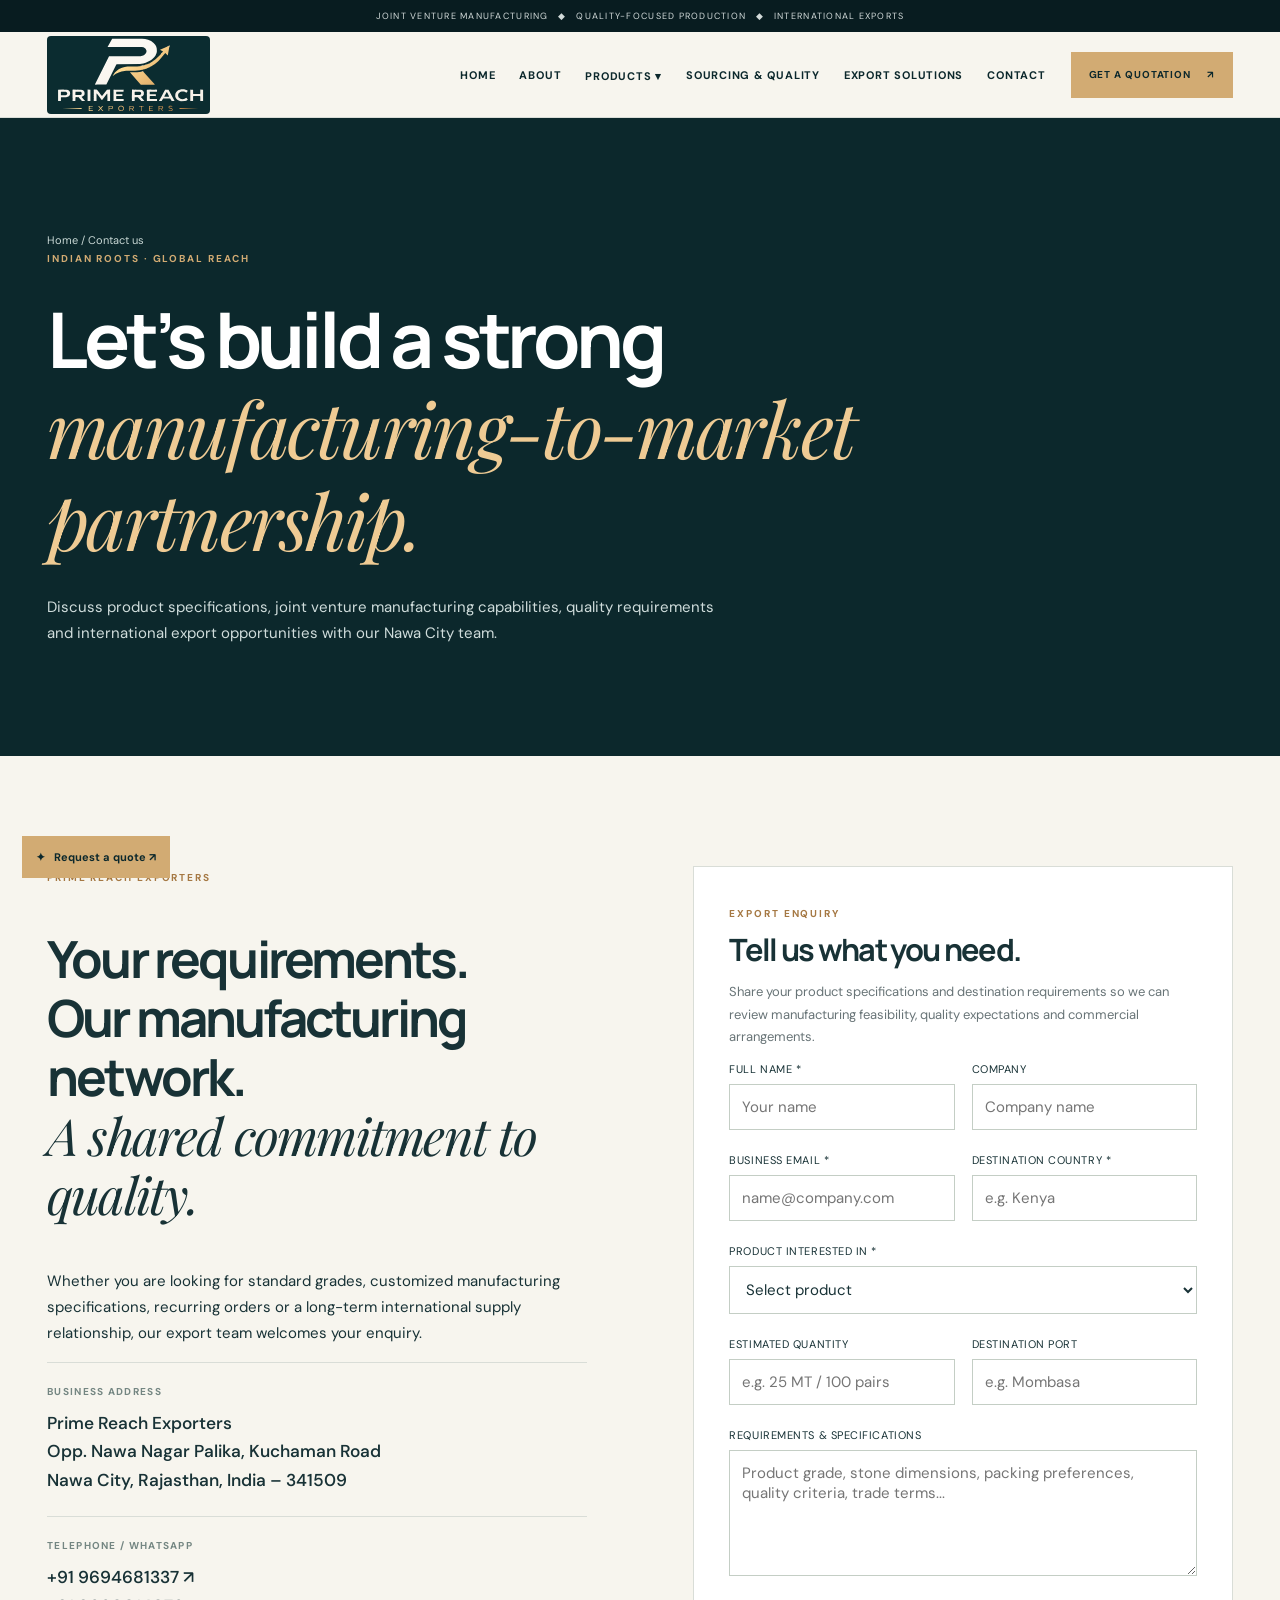
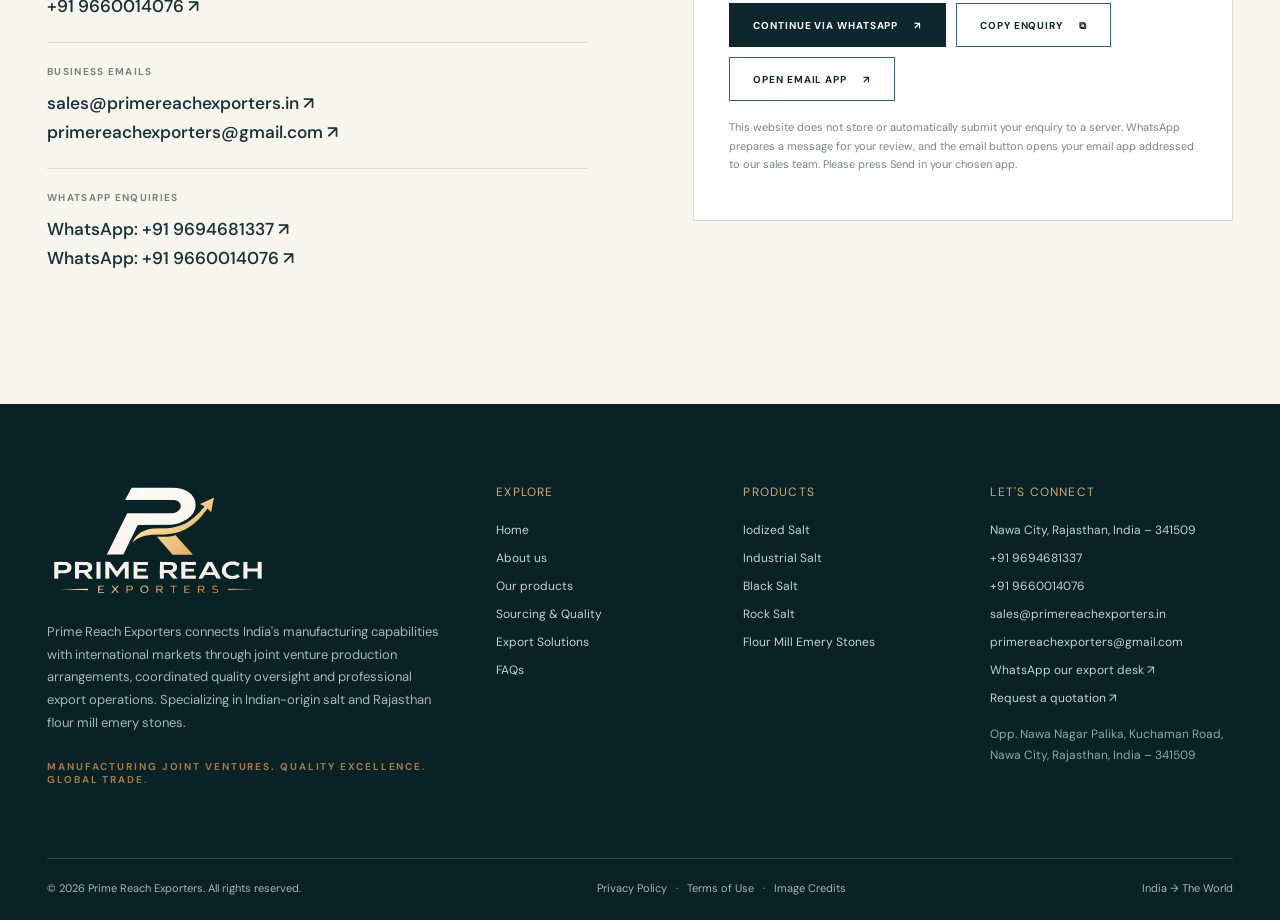
<file: contact.html>
<!doctype html><html lang="en"><head>
<!-- Google tag: GTM-KZHRWKHM -->
<script async src="https://www.googletagmanager.com/gtm.js?id=GTM-KZHRWKHM"></script>
<script>
  window.dataLayer = window.dataLayer || [];
  function gtag(){dataLayer.push(arguments);}
  gtag('js', new Date());
</script>
<meta charset="UTF-8"><meta name="viewport" content="width=device-width,initial-scale=1"><meta name="theme-color" content="#0c282c"><meta name="description" content="Contact Prime Reach Exporters in Nawa City, Rajasthan to discuss joint venture manufacturing, Indian salt, emery stones, specifications and export quotations."><meta property="og:type" content="website"><meta property="og:site_name" content="Prime Reach Exporters"><meta property="og:title" content="Contact Prime Reach Exporters | Export &amp; Manufacturing Enquiries"><meta property="og:description" content="Contact Prime Reach Exporters in Nawa City, Rajasthan to discuss joint venture manufacturing, Indian salt, emery stones, specifications and export quotations."><meta property="og:image" content="https://gaurnitesh21-droid.github.io/export/assets/img/prime-reach-social-preview.png?v=20261110"><meta property="og:image:secure_url" content="https://gaurnitesh21-droid.github.io/export/assets/img/prime-reach-social-preview.png?v=20261110"><meta property="og:image:type" content="image/png"><meta property="og:image:width" content="1200"><meta property="og:image:height" content="630"><meta property="og:image:alt" content="Prime Reach Exporters white and gold company logo on a dark teal background"><meta property="og:url" content="https://gaurnitesh21-droid.github.io/export/contact.html"><link rel="canonical" href="https://gaurnitesh21-droid.github.io/export/contact.html"><meta name="twitter:card" content="summary_large_image"><meta name="twitter:title" content="Contact Prime Reach Exporters | Export &amp; Manufacturing Enquiries"><meta name="twitter:description" content="Contact Prime Reach Exporters in Nawa City, Rajasthan to discuss joint venture manufacturing, Indian salt, emery stones, specifications and export quotations."><meta name="twitter:image" content="https://gaurnitesh21-droid.github.io/export/assets/img/prime-reach-social-preview.png?v=20261110"><meta name="twitter:image:alt" content="Prime Reach Exporters company logo"><title>Contact Prime Reach Exporters | Export &amp; Manufacturing Enquiries</title><link rel="icon" href="assets/img/favicon.svg?v=20261109" type="image/svg+xml"><link rel="preconnect" href="https://fonts.googleapis.com"><link rel="preconnect" href="https://fonts.gstatic.com" crossorigin><link rel="preconnect" href="https://images.unsplash.com"><link rel="stylesheet" href="assets/css/style.css?v=20261110-joint-venture"><link rel="stylesheet" href="assets/css/branding.css?v=20261109"><script type="application/ld+json">{"@context":"https://schema.org","@type":"Organization","name":"Prime Reach Exporters","description":"Indian-origin salt and Rajasthan flour mill emery stone sourcing and international trade","areaServed":"Worldwide","address":{"@type":"PostalAddress","streetAddress":"Opp. Nawa Nagar Palika, Kuchaman Road","addressLocality":"Nawa City","addressRegion":"Rajasthan","postalCode":"341509","addressCountry":"IN"},"telephone":"+91-9694681337","email":"sales@primereachexporters.in","contactPoint":[{"@type":"ContactPoint","contactType":"sales","telephone":"+91-9694681337","email":"sales@primereachexporters.in"},{"@type":"ContactPoint","contactType":"business enquiries","telephone":"+91-9660014076","email":"primereachexporters@gmail.com"}]}</script><script src="assets/js/site.js?v=20261110-header" defer></script></head><body><a class="skip-link" href="#main">Skip to content</a><div class="announcement">JOINT VENTURE MANUFACTURING &nbsp; ◆ &nbsp; QUALITY-FOCUSED PRODUCTION &nbsp; ◆ &nbsp; INTERNATIONAL EXPORTS</div>
 <header class="site-header " id="site-header"><div class="shell header-inner"><a class="brand" href="index.html" aria-label="Prime Reach Exporters home"><img class="brand-logo" src="assets/img/prime-reach-logo.svg?v=20261109" width="1013" height="524" alt="Prime Reach Exporters logo" decoding="async"></a><nav class="nav" aria-label="Main navigation"><a class="" href="index.html">Home</a><a class="" href="about.html">About</a><div class="nav-item"><a class="" href="products.html">Products ▾</a><div class="nav-dropdown"><a href="products.html">All Products</a><a href="salt.html">Indian Salt Products</a><a href="emery-stones.html">Rajasthan Emery Stones</a></div></div><a class="" href="quality.html">Sourcing & Quality</a><a class="" href="export-solutions.html">Export Solutions</a><a class="active" href="contact.html">Contact</a></nav><button class="btn btn-gold header-cta" type="button" data-quote="">Get a quotation <span class="arrow" aria-hidden="true">↗</span></button><button class="menu-toggle" type="button" aria-label="Open menu" aria-controls="mobile-menu" aria-expanded="false">☰</button></div></header><nav class="mobile-menu" id="mobile-menu" aria-label="Mobile navigation"><a href="index.html">Home</a><a href="about.html">About</a><a href="products.html">Products & Categories</a><a href="salt.html">Salt Products</a><a href="emery-stones.html">Emery Stones</a><a href="quality.html">Sourcing & Quality</a><a href="export-solutions.html">Export Solutions</a><a href="contact.html">Contact</a><p>INDIAN ROOTS. GLOBAL REACH.</p></nav><main id="main"><section class="subhero"><div class="shell"><div class="breadcrumb"><a href="index.html">Home</a> / Contact us</div><span class="eyebrow gold">Indian roots · Global reach</span><h1>Let’s build a strong<br><em>manufacturing-to-market partnership.</em></h1><p>Discuss product specifications, joint venture manufacturing capabilities, quality requirements and international export opportunities with our Nawa City team.</p></div></section><section class="section"><div class="shell contact-grid"><div class="contact-info reveal"><span class="eyebrow dark">Prime Reach Exporters</span><h2>Your requirements.<br>Our manufacturing network.<br><em class="serif">A shared commitment to quality.</em></h2><p>Whether you are looking for standard grades, customized manufacturing specifications, recurring orders or a long-term international supply relationship, our export team welcomes your enquiry.</p><div class="contact-method"><span>Business address</span><strong>Prime Reach Exporters<br>Opp. Nawa Nagar Palika, Kuchaman Road<br>Nawa City, Rajasthan, India – 341509</strong></div><div class="contact-method"><span>Telephone / WhatsApp</span><a href="tel:+919694681337">+91 9694681337 ↗</a><a href="tel:+919660014076">+91 9660014076 ↗</a></div><div class="contact-method"><span>Business emails</span><a href="mailto:sales@primereachexporters.in">sales@primereachexporters.in ↗</a><a href="mailto:primereachexporters@gmail.com">primereachexporters@gmail.com ↗</a></div><div class="contact-method"><span>WhatsApp enquiries</span><a href="https://wa.me/919694681337" target="_blank" rel="noopener noreferrer">WhatsApp: +91 9694681337 ↗</a><a href="https://wa.me/919660014076" target="_blank" rel="noopener noreferrer">WhatsApp: +91 9660014076 ↗</a></div></div><div class="form-card reveal"><span class="tiny-cap">EXPORT ENQUIRY</span><h3>Tell us what you need.</h3><p>Share your product specifications and destination requirements so we can review manufacturing feasibility, quality expectations and commercial arrangements.</p><form class="enquiry-form"><div class="field-grid">
 <div class="field"><label for="name-contact">Full name *</label><input id="name-contact" name="name" placeholder="Your name" required autocomplete="name"></div>
 <div class="field"><label for="company-contact">Company</label><input id="company-contact" name="company" placeholder="Company name" autocomplete="organization"></div>
 <div class="field"><label for="email-contact">Business email *</label><input id="email-contact" type="email" name="email" placeholder="name@company.com" required autocomplete="email"></div>
 <div class="field"><label for="country-contact">Destination country *</label><input id="country-contact" name="country" placeholder="e.g. Kenya" required autocomplete="country-name"></div>
 <div class="field full"><label for="product-contact">Product interested in *</label><select id="product-contact" name="product" required><option value="">Select product</option><option value="Iodized Salt">Iodized Salt</option><option value="Non-Iodized Salt">Non-Iodized Salt</option><option value="Raw Salt">Raw Salt</option><option value="Industrial Salt">Industrial Salt</option><option value="Black Salt (Kala Namak)">Black Salt (Kala Namak)</option><option value="Rock Salt (Sendha Namak)">Rock Salt (Sendha Namak)</option><option value="Refined / Specialty Salt">Refined / Specialty Salt</option><option value="Rajasthan Flour Mill Emery Stones">Rajasthan Flour Mill Emery Stones</option><option value="Danish Vertical Type Emery Stone">Danish Vertical Type Emery Stone</option><option value="Danish Horizontal Type Emery Stone">Danish Horizontal Type Emery Stone</option><option value="Indian Vertical Type Emery Stone">Indian Vertical Type Emery Stone</option><option value="Indian Horizontal Type Emery Stone">Indian Horizontal Type Emery Stone</option><option value="Other / General Enquiry">Other / General Enquiry</option></select></div>
 <div class="field"><label for="quantity-contact">Estimated quantity</label><input id="quantity-contact" name="quantity" placeholder="e.g. 25 MT / 100 pairs"></div>
 <div class="field"><label for="port-contact">Destination port</label><input id="port-contact" name="port" placeholder="e.g. Mombasa"></div>
 <div class="field full"><label for="message-contact">Requirements & specifications</label><textarea id="message-contact" name="message" placeholder="Product grade, stone dimensions, packing preferences, quality criteria, trade terms..." rows="5"></textarea></div></div>
 <div class="form-actions"><button class="btn btn-dark" type="button" data-action="whatsapp">Continue via WhatsApp <span class="arrow">↗</span></button><button class="btn btn-outline" type="button" data-action="copy">Copy enquiry <span class="arrow">⧉</span></button><button class="btn btn-outline" type="button" data-action="email">Open email app <span class="arrow">↗</span></button></div>
 <p class="form-note">This website does not store or automatically submit your enquiry to a server. WhatsApp prepares a message for your review, and the email button opens your email app addressed to our sales team. Please press Send in your chosen app.</p><div class="form-feedback" role="status" aria-live="polite"></div></form></div></div></section></main><footer class="site-footer"><div class="shell"><div class="footer-top"><div class="footer-about"><a class="brand" href="index.html"><img class="brand-logo" src="assets/img/prime-reach-logo.svg?v=20261109" width="1013" height="524" alt="Prime Reach Exporters logo" decoding="async"></a><p>Prime Reach Exporters connects India's manufacturing capabilities with international markets through joint venture production arrangements, coordinated quality oversight and professional export operations. Specializing in Indian-origin salt and Rajasthan flour mill emery stones.</p><span class="tiny-cap">MANUFACTURING JOINT VENTURES. QUALITY EXCELLENCE. GLOBAL TRADE.</span></div><div><div class="footer-heading">Explore</div><div class="footer-list"><a href="index.html">Home</a><a href="about.html">About us</a><a href="products.html">Our products</a><a href="quality.html">Sourcing & Quality</a><a href="export-solutions.html">Export Solutions</a><a href="faq.html">FAQs</a></div></div><div><div class="footer-heading">Products</div><div class="footer-list"><a href="salt.html">Iodized Salt</a><a href="salt.html#catalog">Industrial Salt</a><a href="salt.html#catalog">Black Salt</a><a href="salt.html#catalog">Rock Salt</a><a href="emery-stones.html">Flour Mill Emery Stones</a></div></div><div><div class="footer-heading">Let's connect</div><div class="footer-list"><span>Nawa City, Rajasthan, India – 341509</span><a href="tel:+919694681337">+91 9694681337</a><a href="tel:+919660014076">+91 9660014076</a><a href="mailto:sales@primereachexporters.in">sales@primereachexporters.in</a><a href="mailto:primereachexporters@gmail.com">primereachexporters@gmail.com</a><a href="https://wa.me/919694681337" target="_blank" rel="noopener noreferrer">WhatsApp our export desk ↗</a><a href="contact.html">Request a quotation ↗</a></div><p class="footnote" style="margin-top:18px;color:#90a8a5">Opp. Nawa Nagar Palika, Kuchaman Road, Nawa City, Rajasthan, India – 341509</p></div></div><div class="footer-bottom"><span>© 2026 Prime Reach Exporters. All rights reserved.</span><span><a href="privacy.html">Privacy Policy</a> &nbsp; · &nbsp; <a href="terms.html">Terms of Use</a> &nbsp; · &nbsp; <a href="credits.html">Image Credits</a></span><span>India → The World</span></div></div></footer><div class="scroll-progress" aria-hidden="true"></div><button class="quote-fab" type="button" data-quote="" aria-label="Open export enquiry form">✦ &nbsp; Request a quote <span aria-hidden="true">↗</span></button><button class="back-to-top" type="button" aria-label="Back to top">↑</button><div class="drawer-backdrop"></div><aside class="quote-drawer" role="dialog" aria-modal="true" aria-label="Request an export quotation" aria-hidden="true"><div class="drawer-top"><div><span class="eyebrow dark">Get in touch</span><h2>Let's talk trade.</h2></div><button class="close-btn" type="button" aria-label="Close quotation form">×</button></div><p class="text-muted" style="font-size:14px">Tell us what you need and where it's headed. We will help you take the next step.</p><form class="enquiry-form"><div class="field-grid">
 <div class="field"><label for="name-drawer">Full name *</label><input id="name-drawer" name="name" placeholder="Your name" required autocomplete="name"></div>
 <div class="field"><label for="company-drawer">Company</label><input id="company-drawer" name="company" placeholder="Company name" autocomplete="organization"></div>
 <div class="field"><label for="email-drawer">Business email *</label><input id="email-drawer" type="email" name="email" placeholder="name@company.com" required autocomplete="email"></div>
 <div class="field"><label for="country-drawer">Destination country *</label><input id="country-drawer" name="country" placeholder="e.g. Kenya" required autocomplete="country-name"></div>
 <div class="field full"><label for="product-drawer">Product interested in *</label><select id="product-drawer" name="product" required><option value="">Select product</option><option value="Iodized Salt">Iodized Salt</option><option value="Non-Iodized Salt">Non-Iodized Salt</option><option value="Raw Salt">Raw Salt</option><option value="Industrial Salt">Industrial Salt</option><option value="Black Salt (Kala Namak)">Black Salt (Kala Namak)</option><option value="Rock Salt (Sendha Namak)">Rock Salt (Sendha Namak)</option><option value="Refined / Specialty Salt">Refined / Specialty Salt</option><option value="Rajasthan Flour Mill Emery Stones">Rajasthan Flour Mill Emery Stones</option><option value="Danish Vertical Type Emery Stone">Danish Vertical Type Emery Stone</option><option value="Danish Horizontal Type Emery Stone">Danish Horizontal Type Emery Stone</option><option value="Indian Vertical Type Emery Stone">Indian Vertical Type Emery Stone</option><option value="Indian Horizontal Type Emery Stone">Indian Horizontal Type Emery Stone</option><option value="Other / General Enquiry">Other / General Enquiry</option></select></div>
 <div class="field"><label for="quantity-drawer">Estimated quantity</label><input id="quantity-drawer" name="quantity" placeholder="e.g. 25 MT / 100 pairs"></div>
 <div class="field"><label for="port-drawer">Destination port</label><input id="port-drawer" name="port" placeholder="e.g. Mombasa"></div>
 <div class="field full"><label for="message-drawer">Requirements & specifications</label><textarea id="message-drawer" name="message" placeholder="Product grade, stone dimensions, packing, inspection needs, trade terms..." rows="5"></textarea></div></div>
 <div class="form-actions"><button class="btn btn-dark" type="button" data-action="whatsapp">Continue via WhatsApp <span class="arrow">↗</span></button><button class="btn btn-outline" type="button" data-action="copy">Copy enquiry <span class="arrow">⧉</span></button><button class="btn btn-outline" type="button" data-action="email">Open email app <span class="arrow">↗</span></button></div>
 <p class="form-note">This static website does not store or automatically send form data. WhatsApp and email open your chosen app with enquiry details prepared for review. The email is addressed to sales@primereachexporters.in; please press Send in that app.</p><div class="form-feedback" role="status" aria-live="polite"></div></form></aside></body></html>
</file>
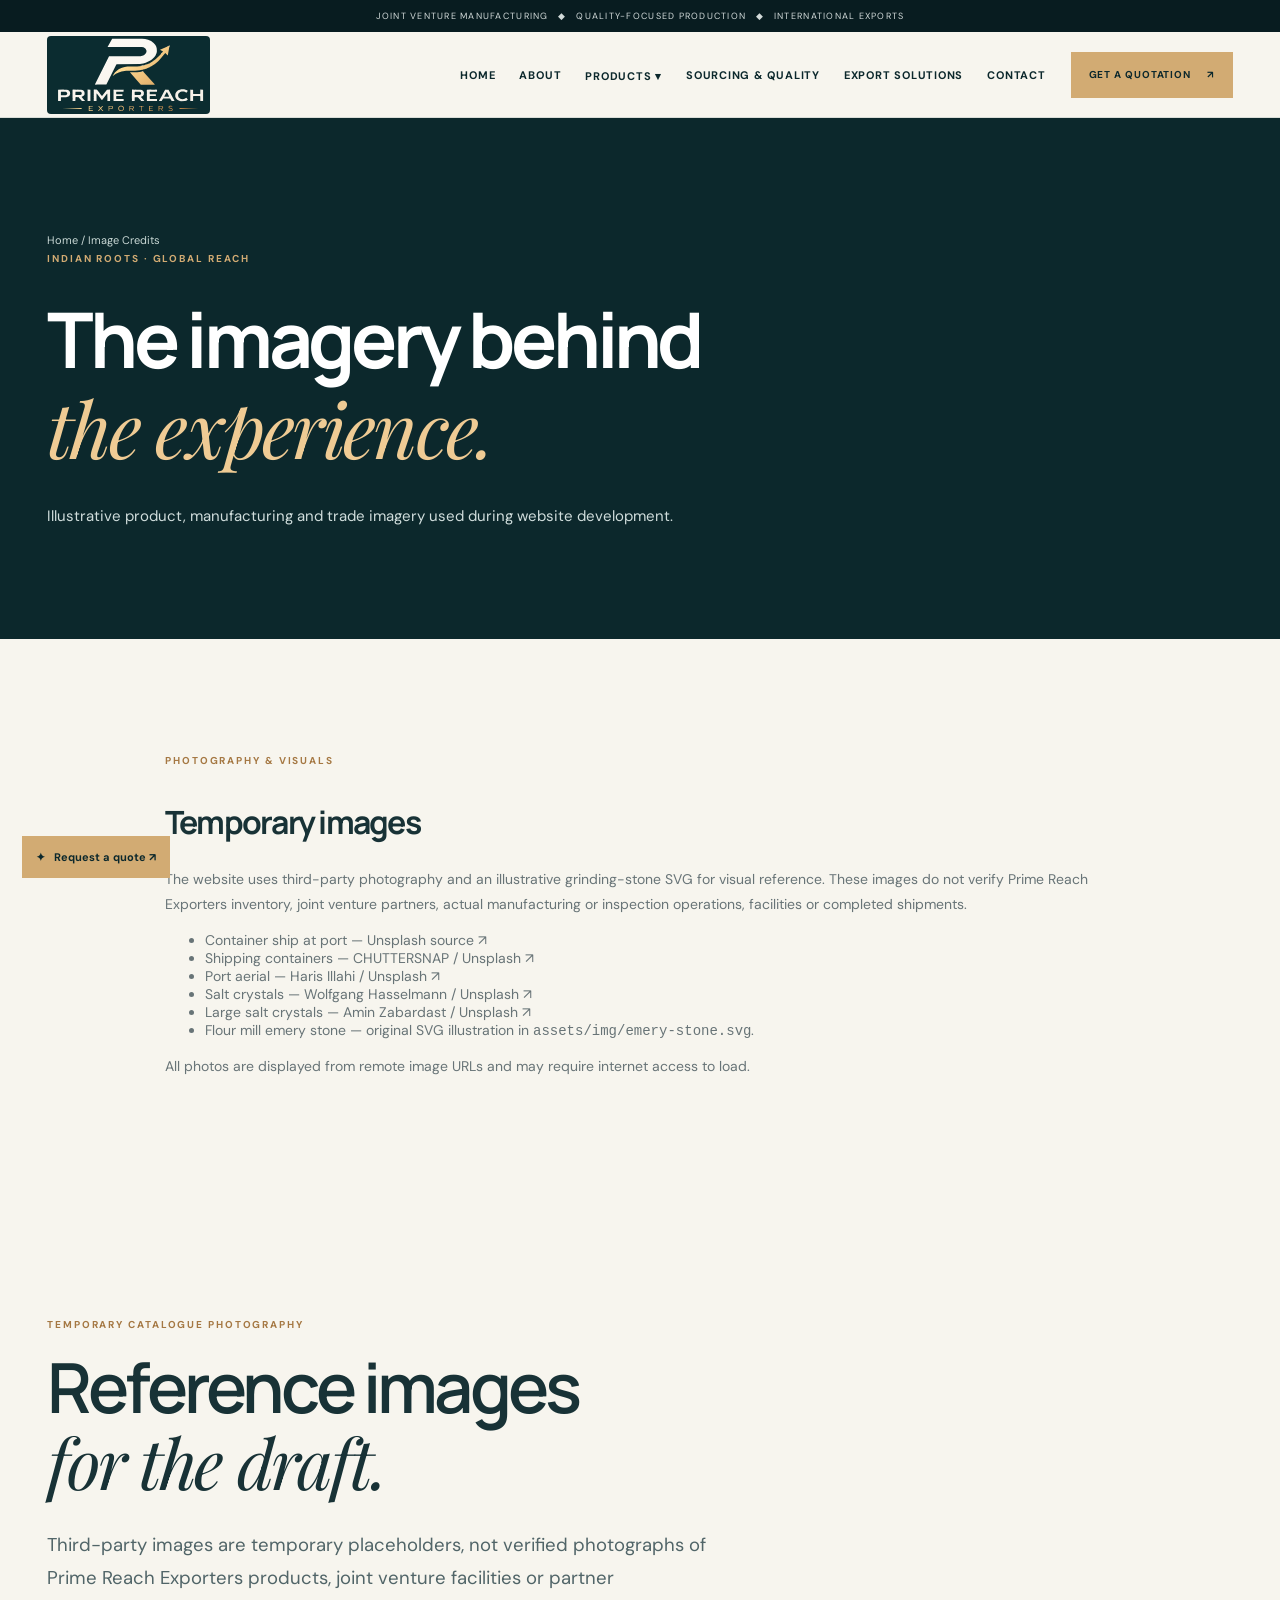
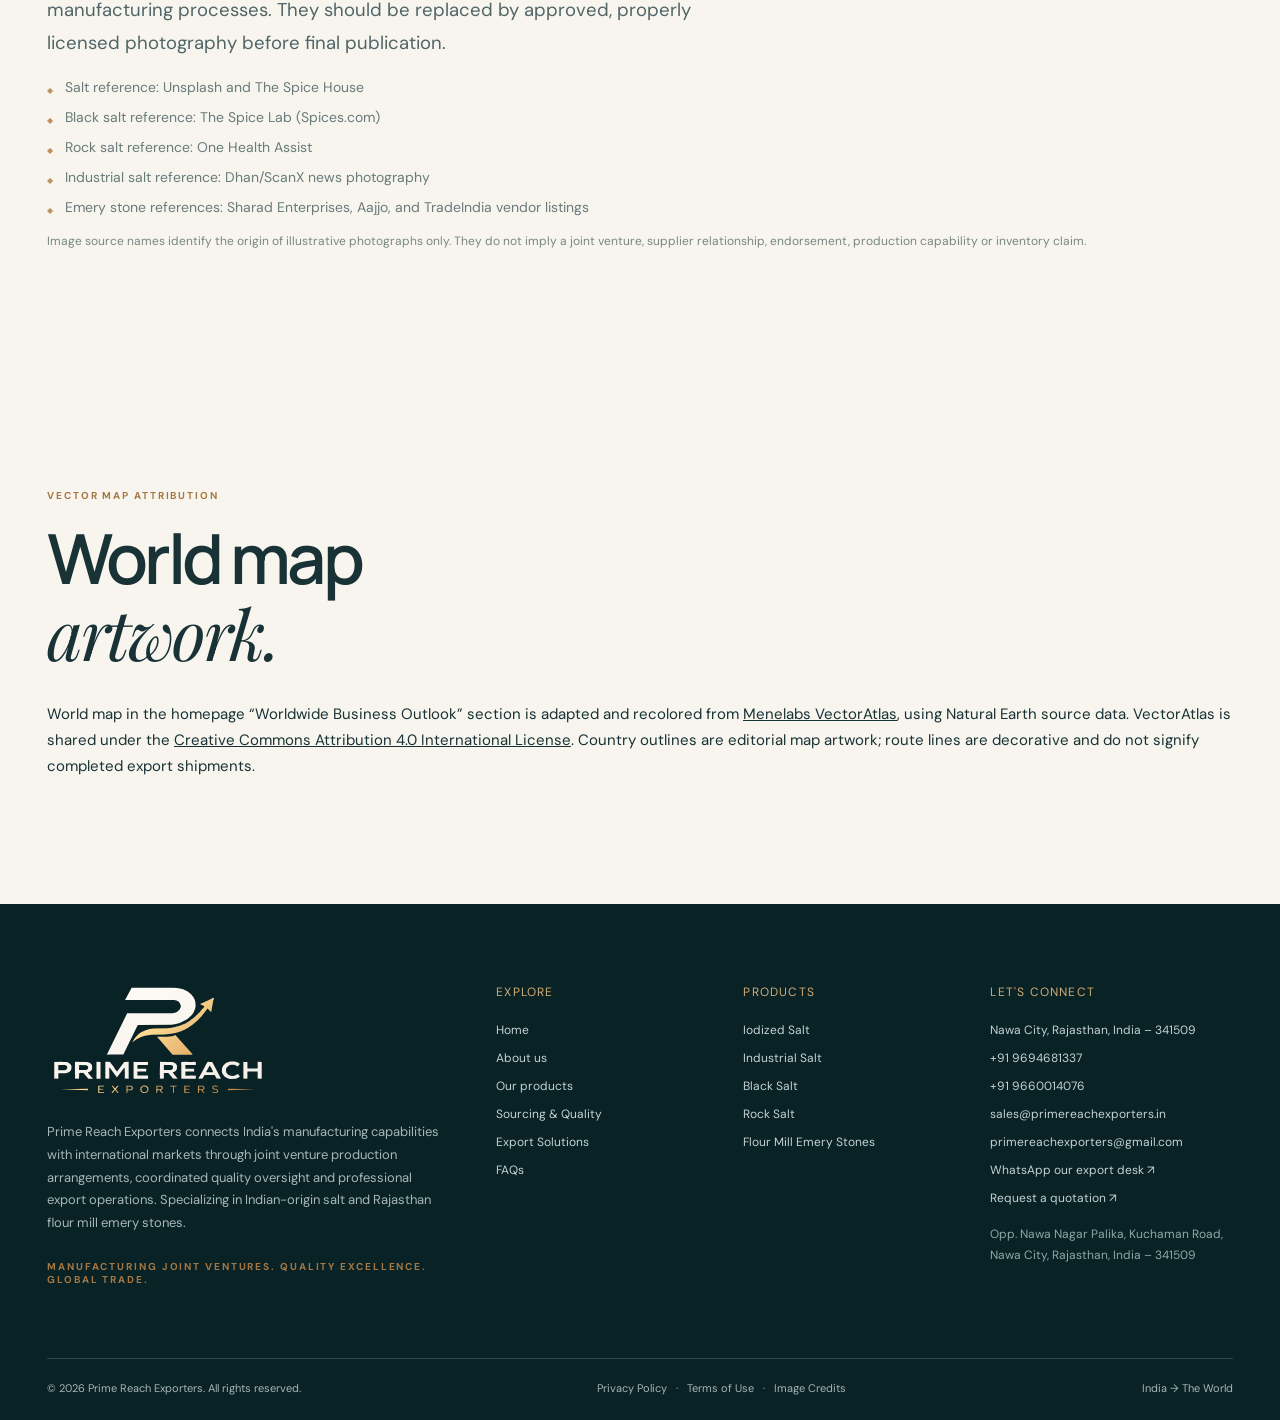
<file: credits.html>
<!doctype html><html lang="en"><head>
<!-- Google tag: GTM-KZHRWKHM -->
<script async src="https://www.googletagmanager.com/gtm.js?id=GTM-KZHRWKHM"></script>
<script>
  window.dataLayer = window.dataLayer || [];
  function gtag(){dataLayer.push(arguments);}
  gtag('js', new Date());
</script>
<meta charset="UTF-8"><meta name="viewport" content="width=device-width,initial-scale=1"><meta name="theme-color" content="#0c282c"><meta name="description" content="Learn about the provisional product imagery and geographic artwork used on the Prime Reach Exporters website."><meta property="og:type" content="website"><meta property="og:site_name" content="Prime Reach Exporters"><meta property="og:title" content="Image Credits | Prime Reach Exporters"><meta property="og:description" content="Learn about the provisional product imagery and geographic artwork used on the Prime Reach Exporters website."><meta property="og:image" content="https://gaurnitesh21-droid.github.io/export/assets/img/prime-reach-social-preview.png?v=20261110"><meta property="og:image:secure_url" content="https://gaurnitesh21-droid.github.io/export/assets/img/prime-reach-social-preview.png?v=20261110"><meta property="og:image:type" content="image/png"><meta property="og:image:width" content="1200"><meta property="og:image:height" content="630"><meta property="og:image:alt" content="Prime Reach Exporters white and gold company logo on a dark teal background"><meta property="og:url" content="https://gaurnitesh21-droid.github.io/export/credits.html"><link rel="canonical" href="https://gaurnitesh21-droid.github.io/export/credits.html"><meta name="twitter:card" content="summary_large_image"><meta name="twitter:title" content="Image Credits | Prime Reach Exporters"><meta name="twitter:description" content="Learn about the provisional product imagery and geographic artwork used on the Prime Reach Exporters website."><meta name="twitter:image" content="https://gaurnitesh21-droid.github.io/export/assets/img/prime-reach-social-preview.png?v=20261110"><meta name="twitter:image:alt" content="Prime Reach Exporters company logo"><title>Image Credits | Prime Reach Exporters</title><link rel="icon" href="assets/img/favicon.svg?v=20261109" type="image/svg+xml"><link rel="preconnect" href="https://fonts.googleapis.com"><link rel="preconnect" href="https://fonts.gstatic.com" crossorigin><link rel="preconnect" href="https://images.unsplash.com"><link rel="stylesheet" href="assets/css/style.css?v=20261110-joint-venture"><link rel="stylesheet" href="assets/css/branding.css?v=20261109"><script type="application/ld+json">{"@context":"https://schema.org","@type":"Organization","name":"Prime Reach Exporters","description":"Indian-origin salt and Rajasthan flour mill emery stone sourcing and international trade","areaServed":"Worldwide","address":{"@type":"PostalAddress","streetAddress":"Opp. Nawa Nagar Palika, Kuchaman Road","addressLocality":"Nawa City","addressRegion":"Rajasthan","postalCode":"341509","addressCountry":"IN"},"telephone":"+91-9694681337","email":"sales@primereachexporters.in","contactPoint":[{"@type":"ContactPoint","contactType":"sales","telephone":"+91-9694681337","email":"sales@primereachexporters.in"},{"@type":"ContactPoint","contactType":"business enquiries","telephone":"+91-9660014076","email":"primereachexporters@gmail.com"}]}</script><script src="assets/js/site.js?v=20261110-header" defer></script></head><body><a class="skip-link" href="#main">Skip to content</a><div class="announcement">JOINT VENTURE MANUFACTURING &nbsp; ◆ &nbsp; QUALITY-FOCUSED PRODUCTION &nbsp; ◆ &nbsp; INTERNATIONAL EXPORTS</div>
 <header class="site-header " id="site-header"><div class="shell header-inner"><a class="brand" href="index.html" aria-label="Prime Reach Exporters home"><img class="brand-logo" src="assets/img/prime-reach-logo.svg?v=20261109" width="1013" height="524" alt="Prime Reach Exporters logo" decoding="async"></a><nav class="nav" aria-label="Main navigation"><a class="" href="index.html">Home</a><a class="" href="about.html">About</a><div class="nav-item"><a class="" href="products.html">Products ▾</a><div class="nav-dropdown"><a href="products.html">All Products</a><a href="salt.html">Indian Salt Products</a><a href="emery-stones.html">Rajasthan Emery Stones</a></div></div><a class="" href="quality.html">Sourcing & Quality</a><a class="" href="export-solutions.html">Export Solutions</a><a class="active" href="contact.html">Contact</a></nav><button class="btn btn-gold header-cta" type="button" data-quote="">Get a quotation <span class="arrow" aria-hidden="true">↗</span></button><button class="menu-toggle" type="button" aria-label="Open menu" aria-controls="mobile-menu" aria-expanded="false">☰</button></div></header><nav class="mobile-menu" id="mobile-menu" aria-label="Mobile navigation"><a href="index.html">Home</a><a href="about.html">About</a><a href="products.html">Products & Categories</a><a href="salt.html">Salt Products</a><a href="emery-stones.html">Emery Stones</a><a href="quality.html">Sourcing & Quality</a><a href="export-solutions.html">Export Solutions</a><a href="contact.html">Contact</a><p>INDIAN ROOTS. GLOBAL REACH.</p></nav><main id="main"><section class="subhero"><div class="shell"><div class="breadcrumb"><a href="index.html">Home</a> / Image Credits</div><span class="eyebrow gold">Indian roots · Global reach</span><h1>The imagery behind<br><em>the experience.</em></h1><p>Illustrative product, manufacturing and trade imagery used during website development.</p></div></section><section class="section"><div class="shell legal"><span class="eyebrow dark">Photography & visuals</span><h2>Temporary images</h2><p>The website uses third-party photography and an illustrative grinding-stone SVG for visual reference. These images do not verify Prime Reach Exporters inventory, joint venture partners, actual manufacturing or inspection operations, facilities or completed shipments.</p><ul><li>Container ship at port — <a href="https://unsplash.com/photos/un-gran-buque-de-carga-que-transporta-contenedores-V07reGd_aTE" target="_blank" rel="noopener noreferrer">Unsplash source ↗</a></li><li>Shipping containers — <a href="https://unsplash.com/photos/assorted-shipping-containers-in-dock-Q4bmoSPJM18" target="_blank" rel="noopener noreferrer">CHUTTERSNAP / Unsplash ↗</a></li><li>Port aerial — <a href="https://unsplash.com/photos/aerial-view-of-a-busy-shipping-port-with-many-containers-JJCrTi0lvTs" target="_blank" rel="noopener noreferrer">Haris Illahi / Unsplash ↗</a></li><li>Salt crystals — <a href="https://unsplash.com/photos/a-close-up-of-a-bunch-of-small-rocks-YuaepUIUE6E" target="_blank" rel="noopener noreferrer">Wolfgang Hasselmann / Unsplash ↗</a></li><li>Large salt crystals — <a href="https://unsplash.com/photos/close-up-of-large-translucent-salt-crystals-u2GhQuipR_o" target="_blank" rel="noopener noreferrer">Amin Zabardast / Unsplash ↗</a></li><li>Flour mill emery stone — original SVG illustration in <code>assets/img/emery-stone.svg</code>.</li></ul><p>All photos are displayed from remote image URLs and may require internet access to load.</p></div></section><section class="section"><div class="shell"><span class="eyebrow dark">Temporary catalogue photography</span><h2 class="tagline">Reference images<br><em>for the draft.</em></h2><p class="lead">Third-party images are temporary placeholders, not verified photographs of Prime Reach Exporters products, joint venture facilities or partner manufacturing processes. They should be replaced by approved, properly licensed photography before final publication.</p><ul class="bullet-list"><li>Salt reference: Unsplash and The Spice House</li><li>Black salt reference: The Spice Lab (Spices.com)</li><li>Rock salt reference: One Health Assist</li><li>Industrial salt reference: Dhan/ScanX news photography</li><li>Emery stone references: Sharad Enterprises, Aajjo, and TradeIndia vendor listings</li></ul><p class="footnote">Image source names identify the origin of illustrative photographs only. They do not imply a joint venture, supplier relationship, endorsement, production capability or inventory claim.</p></div></section><section class="section"><div class="shell"><span class="eyebrow dark">Vector map attribution</span><h2 class="tagline">World map<br><em>artwork.</em></h2><p>World map in the homepage “Worldwide Business Outlook” section is adapted and recolored from <a href="https://github.com/melenaos/Menelabs.VectorAtlas" target="_blank" rel="noopener noreferrer"><u>Menelabs VectorAtlas</u></a>, using Natural Earth source data. VectorAtlas is shared under the <a href="https://creativecommons.org/licenses/by/4.0/" target="_blank" rel="noopener noreferrer"><u>Creative Commons Attribution 4.0 International License</u></a>. Country outlines are editorial map artwork; route lines are decorative and do not signify completed export shipments.</p></div></section></main><footer class="site-footer"><div class="shell"><div class="footer-top"><div class="footer-about"><a class="brand" href="index.html"><img class="brand-logo" src="assets/img/prime-reach-logo.svg?v=20261109" width="1013" height="524" alt="Prime Reach Exporters logo" decoding="async"></a><p>Prime Reach Exporters connects India's manufacturing capabilities with international markets through joint venture production arrangements, coordinated quality oversight and professional export operations. Specializing in Indian-origin salt and Rajasthan flour mill emery stones.</p><span class="tiny-cap">MANUFACTURING JOINT VENTURES. QUALITY EXCELLENCE. GLOBAL TRADE.</span></div><div><div class="footer-heading">Explore</div><div class="footer-list"><a href="index.html">Home</a><a href="about.html">About us</a><a href="products.html">Our products</a><a href="quality.html">Sourcing & Quality</a><a href="export-solutions.html">Export Solutions</a><a href="faq.html">FAQs</a></div></div><div><div class="footer-heading">Products</div><div class="footer-list"><a href="salt.html">Iodized Salt</a><a href="salt.html#catalog">Industrial Salt</a><a href="salt.html#catalog">Black Salt</a><a href="salt.html#catalog">Rock Salt</a><a href="emery-stones.html">Flour Mill Emery Stones</a></div></div><div><div class="footer-heading">Let's connect</div><div class="footer-list"><span>Nawa City, Rajasthan, India – 341509</span><a href="tel:+919694681337">+91 9694681337</a><a href="tel:+919660014076">+91 9660014076</a><a href="mailto:sales@primereachexporters.in">sales@primereachexporters.in</a><a href="mailto:primereachexporters@gmail.com">primereachexporters@gmail.com</a><a href="https://wa.me/919694681337" target="_blank" rel="noopener noreferrer">WhatsApp our export desk ↗</a><a href="contact.html">Request a quotation ↗</a></div><p class="footnote" style="margin-top:18px;color:#90a8a5">Opp. Nawa Nagar Palika, Kuchaman Road, Nawa City, Rajasthan, India – 341509</p></div></div><div class="footer-bottom"><span>© 2026 Prime Reach Exporters. All rights reserved.</span><span><a href="privacy.html">Privacy Policy</a> &nbsp; · &nbsp; <a href="terms.html">Terms of Use</a> &nbsp; · &nbsp; <a href="credits.html">Image Credits</a></span><span>India → The World</span></div></div></footer><div class="scroll-progress" aria-hidden="true"></div><button class="quote-fab" type="button" data-quote="" aria-label="Open export enquiry form">✦ &nbsp; Request a quote <span aria-hidden="true">↗</span></button><button class="back-to-top" type="button" aria-label="Back to top">↑</button><div class="drawer-backdrop"></div><aside class="quote-drawer" role="dialog" aria-modal="true" aria-label="Request an export quotation" aria-hidden="true"><div class="drawer-top"><div><span class="eyebrow dark">Get in touch</span><h2>Let's talk trade.</h2></div><button class="close-btn" type="button" aria-label="Close quotation form">×</button></div><p class="text-muted" style="font-size:14px">Tell us what you need and where it's headed. We will help you take the next step.</p><form class="enquiry-form"><div class="field-grid">
 <div class="field"><label for="name-drawer">Full name *</label><input id="name-drawer" name="name" placeholder="Your name" required autocomplete="name"></div>
 <div class="field"><label for="company-drawer">Company</label><input id="company-drawer" name="company" placeholder="Company name" autocomplete="organization"></div>
 <div class="field"><label for="email-drawer">Business email *</label><input id="email-drawer" type="email" name="email" placeholder="name@company.com" required autocomplete="email"></div>
 <div class="field"><label for="country-drawer">Destination country *</label><input id="country-drawer" name="country" placeholder="e.g. Kenya" required autocomplete="country-name"></div>
 <div class="field full"><label for="product-drawer">Product interested in *</label><select id="product-drawer" name="product" required><option value="">Select product</option><option value="Iodized Salt">Iodized Salt</option><option value="Non-Iodized Salt">Non-Iodized Salt</option><option value="Raw Salt">Raw Salt</option><option value="Industrial Salt">Industrial Salt</option><option value="Black Salt (Kala Namak)">Black Salt (Kala Namak)</option><option value="Rock Salt (Sendha Namak)">Rock Salt (Sendha Namak)</option><option value="Refined / Specialty Salt">Refined / Specialty Salt</option><option value="Rajasthan Flour Mill Emery Stones">Rajasthan Flour Mill Emery Stones</option><option value="Danish Vertical Type Emery Stone">Danish Vertical Type Emery Stone</option><option value="Danish Horizontal Type Emery Stone">Danish Horizontal Type Emery Stone</option><option value="Indian Vertical Type Emery Stone">Indian Vertical Type Emery Stone</option><option value="Indian Horizontal Type Emery Stone">Indian Horizontal Type Emery Stone</option><option value="Other / General Enquiry">Other / General Enquiry</option></select></div>
 <div class="field"><label for="quantity-drawer">Estimated quantity</label><input id="quantity-drawer" name="quantity" placeholder="e.g. 25 MT / 100 pairs"></div>
 <div class="field"><label for="port-drawer">Destination port</label><input id="port-drawer" name="port" placeholder="e.g. Mombasa"></div>
 <div class="field full"><label for="message-drawer">Requirements & specifications</label><textarea id="message-drawer" name="message" placeholder="Product grade, stone dimensions, packing, inspection needs, trade terms..." rows="5"></textarea></div></div>
 <div class="form-actions"><button class="btn btn-dark" type="button" data-action="whatsapp">Continue via WhatsApp <span class="arrow">↗</span></button><button class="btn btn-outline" type="button" data-action="copy">Copy enquiry <span class="arrow">⧉</span></button><button class="btn btn-outline" type="button" data-action="email">Open email app <span class="arrow">↗</span></button></div>
 <p class="form-note">This static website does not store or automatically send form data. WhatsApp and email open your chosen app with enquiry details prepared for review. The email is addressed to sales@primereachexporters.in; please press Send in that app.</p><div class="form-feedback" role="status" aria-live="polite"></div></form></aside></body></html>
</file>
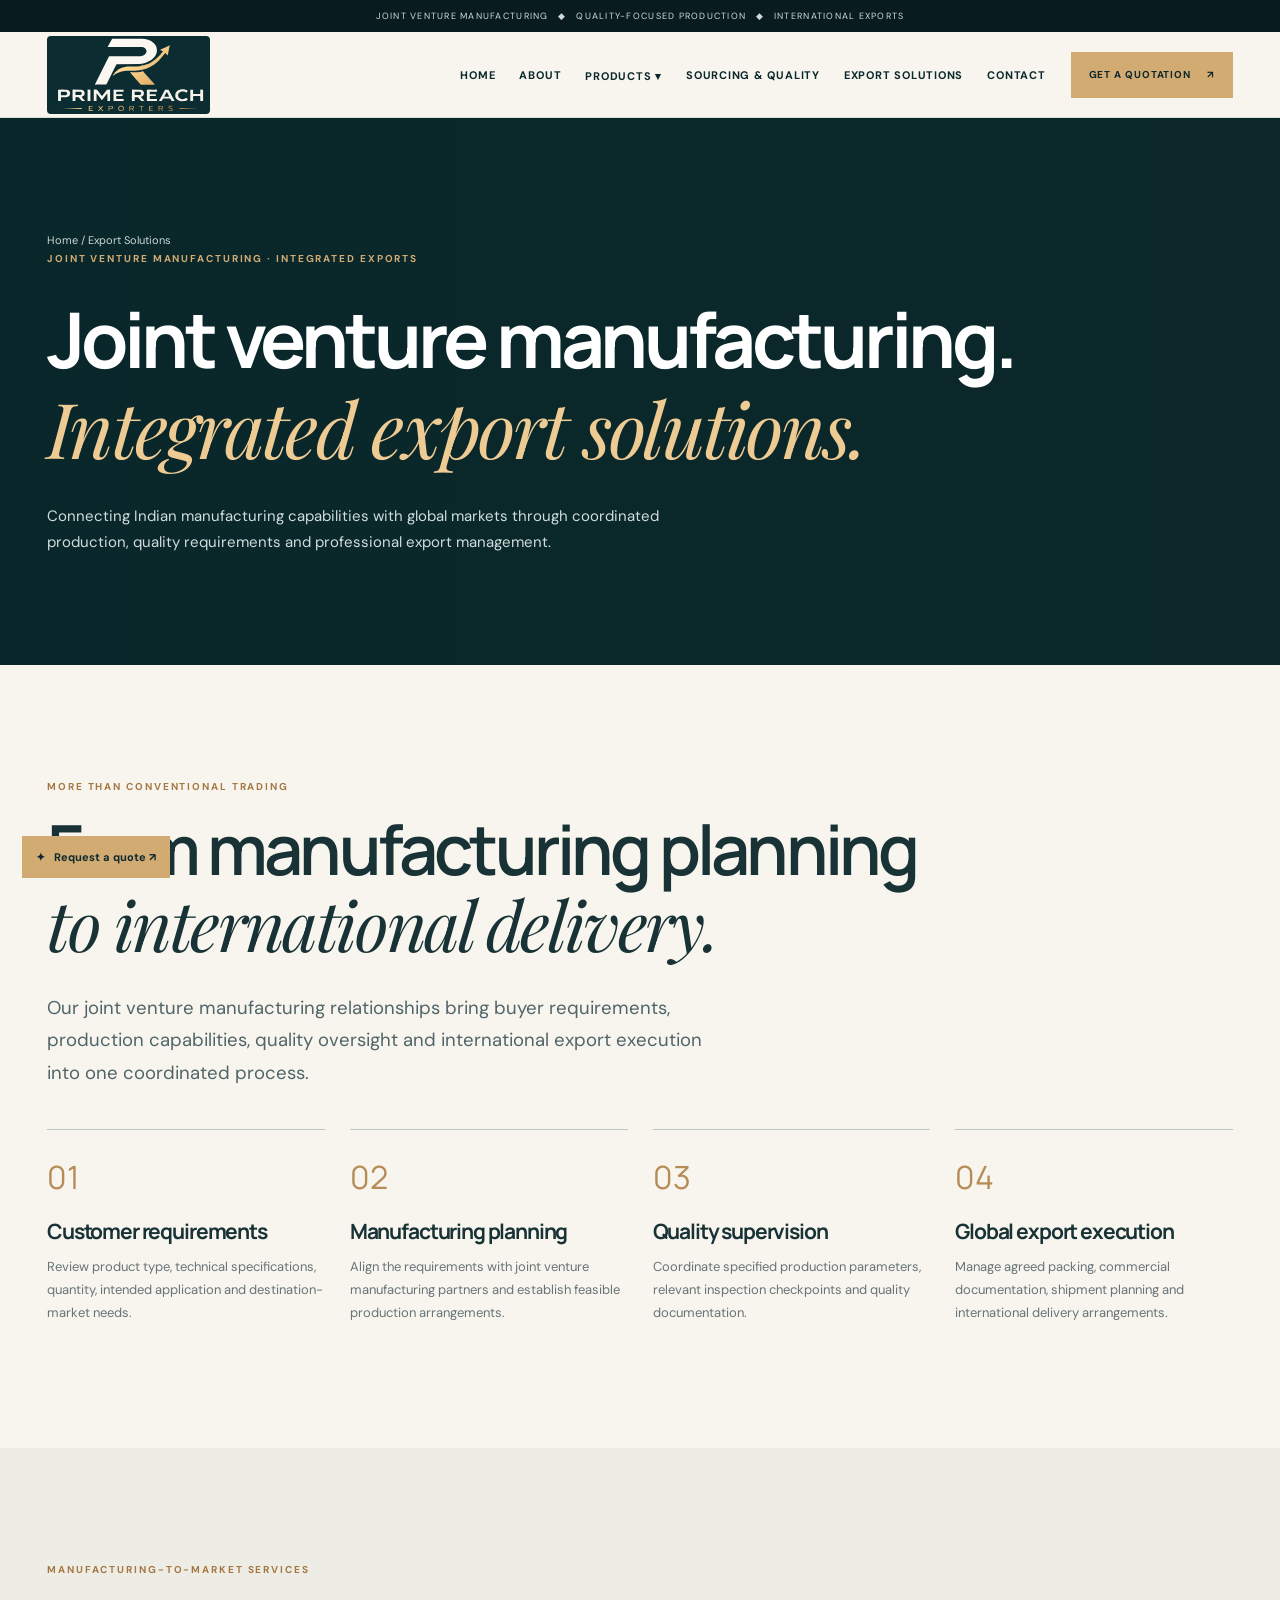
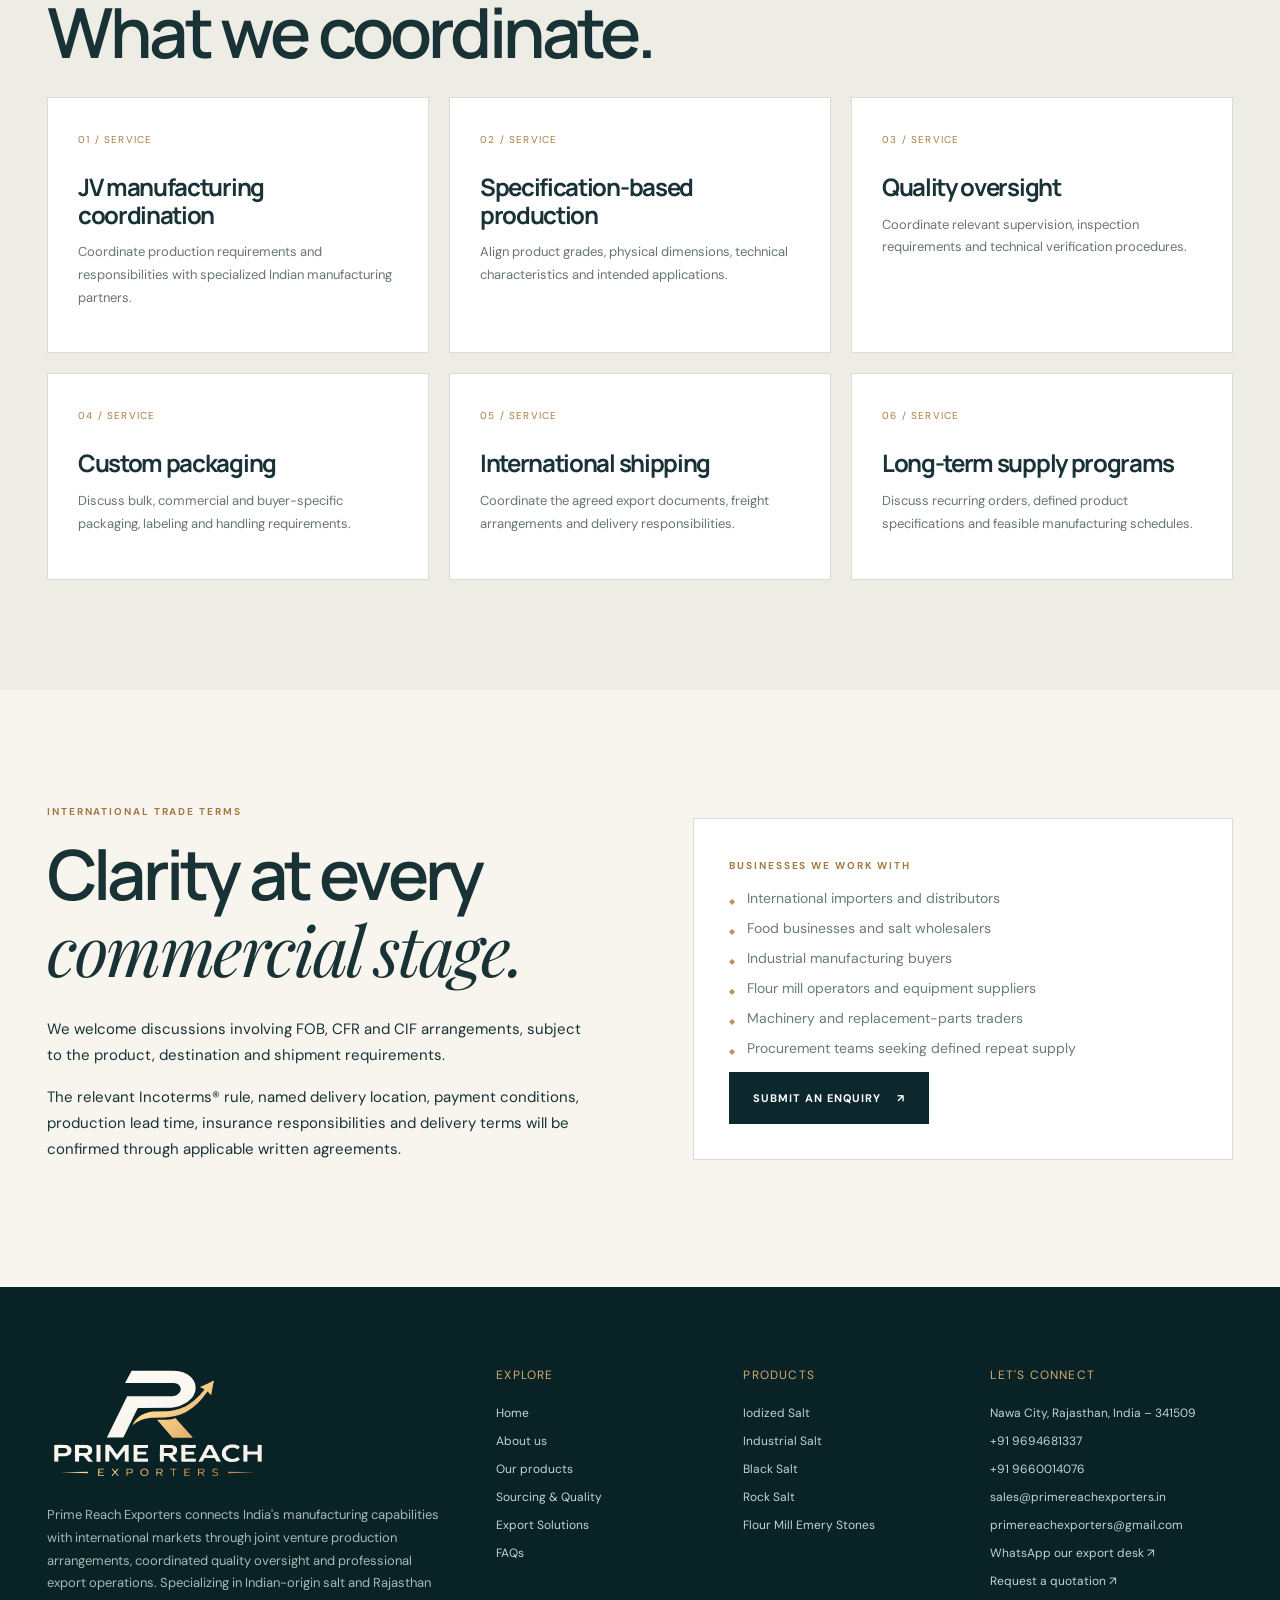
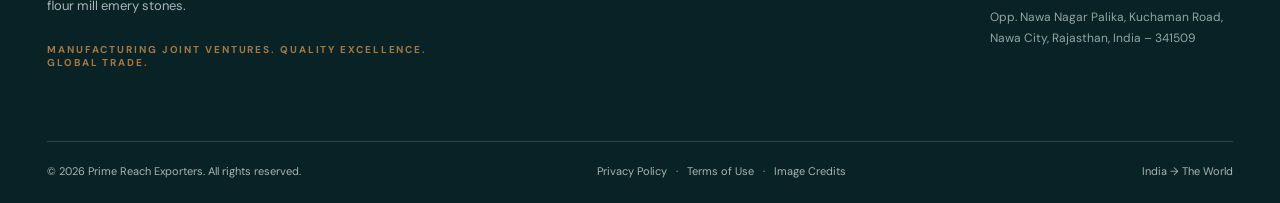
<file: export-solutions.html>
<!doctype html><html lang="en"><head>
<!-- Google tag: GTM-KZHRWKHM -->
<script async src="https://www.googletagmanager.com/gtm.js?id=GTM-KZHRWKHM"></script>
<script>
  window.dataLayer = window.dataLayer || [];
  function gtag(){dataLayer.push(arguments);}
  gtag('js', new Date());
</script>
<meta charset="UTF-8"><meta name="viewport" content="width=device-width,initial-scale=1"><meta name="theme-color" content="#0c282c"><meta name="description" content="Manufacturing-linked export solutions for Indian salt and Rajasthan emery stones, including production coordination, quality oversight, packing and shipping."><meta property="og:type" content="website"><meta property="og:site_name" content="Prime Reach Exporters"><meta property="og:title" content="Joint Venture Manufacturing &amp; Export Solutions | Prime Reach Exporters"><meta property="og:description" content="Manufacturing-linked export solutions for Indian salt and Rajasthan emery stones, including production coordination, quality oversight, packing and shipping."><meta property="og:image" content="https://gaurnitesh21-droid.github.io/export/assets/img/prime-reach-social-preview.png?v=20261110"><meta property="og:image:secure_url" content="https://gaurnitesh21-droid.github.io/export/assets/img/prime-reach-social-preview.png?v=20261110"><meta property="og:image:type" content="image/png"><meta property="og:image:width" content="1200"><meta property="og:image:height" content="630"><meta property="og:image:alt" content="Prime Reach Exporters white and gold company logo on a dark teal background"><meta property="og:url" content="https://gaurnitesh21-droid.github.io/export/export-solutions.html"><link rel="canonical" href="https://gaurnitesh21-droid.github.io/export/export-solutions.html"><meta name="twitter:card" content="summary_large_image"><meta name="twitter:title" content="Joint Venture Manufacturing &amp; Export Solutions | Prime Reach Exporters"><meta name="twitter:description" content="Manufacturing-linked export solutions for Indian salt and Rajasthan emery stones, including production coordination, quality oversight, packing and shipping."><meta name="twitter:image" content="https://gaurnitesh21-droid.github.io/export/assets/img/prime-reach-social-preview.png?v=20261110"><meta name="twitter:image:alt" content="Prime Reach Exporters company logo"><title>Joint Venture Manufacturing &amp; Export Solutions | Prime Reach Exporters</title><link rel="icon" href="assets/img/favicon.svg?v=20261109" type="image/svg+xml"><link rel="preconnect" href="https://fonts.googleapis.com"><link rel="preconnect" href="https://fonts.gstatic.com" crossorigin><link rel="preconnect" href="https://images.unsplash.com"><link rel="stylesheet" href="assets/css/style.css?v=20261110-joint-venture"><link rel="stylesheet" href="assets/css/branding.css?v=20261109"><script type="application/ld+json">{"@context":"https://schema.org","@type":"Organization","name":"Prime Reach Exporters","description":"Indian-origin salt and Rajasthan flour mill emery stone sourcing and international trade","areaServed":"Worldwide","address":{"@type":"PostalAddress","streetAddress":"Opp. Nawa Nagar Palika, Kuchaman Road","addressLocality":"Nawa City","addressRegion":"Rajasthan","postalCode":"341509","addressCountry":"IN"},"telephone":"+91-9694681337","email":"sales@primereachexporters.in","contactPoint":[{"@type":"ContactPoint","contactType":"sales","telephone":"+91-9694681337","email":"sales@primereachexporters.in"},{"@type":"ContactPoint","contactType":"business enquiries","telephone":"+91-9660014076","email":"primereachexporters@gmail.com"}]}</script><script src="assets/js/site.js?v=20261110-header" defer></script></head><body><a class="skip-link" href="#main">Skip to content</a><div class="announcement">JOINT VENTURE MANUFACTURING &nbsp; ◆ &nbsp; QUALITY-FOCUSED PRODUCTION &nbsp; ◆ &nbsp; INTERNATIONAL EXPORTS</div>
 <header class="site-header " id="site-header"><div class="shell header-inner"><a class="brand" href="index.html" aria-label="Prime Reach Exporters home"><img class="brand-logo" src="assets/img/prime-reach-logo.svg?v=20261109" width="1013" height="524" alt="Prime Reach Exporters logo" decoding="async"></a><nav class="nav" aria-label="Main navigation"><a class="" href="index.html">Home</a><a class="" href="about.html">About</a><div class="nav-item"><a class="" href="products.html">Products ▾</a><div class="nav-dropdown"><a href="products.html">All Products</a><a href="salt.html">Indian Salt Products</a><a href="emery-stones.html">Rajasthan Emery Stones</a></div></div><a class="" href="quality.html">Sourcing & Quality</a><a class="active" href="export-solutions.html">Export Solutions</a><a class="" href="contact.html">Contact</a></nav><button class="btn btn-gold header-cta" type="button" data-quote="">Get a quotation <span class="arrow" aria-hidden="true">↗</span></button><button class="menu-toggle" type="button" aria-label="Open menu" aria-controls="mobile-menu" aria-expanded="false">☰</button></div></header><nav class="mobile-menu" id="mobile-menu" aria-label="Mobile navigation"><a href="index.html">Home</a><a href="about.html">About</a><a href="products.html">Products & Categories</a><a href="salt.html">Salt Products</a><a href="emery-stones.html">Emery Stones</a><a href="quality.html">Sourcing & Quality</a><a href="export-solutions.html">Export Solutions</a><a href="contact.html">Contact</a><p>INDIAN ROOTS. GLOBAL REACH.</p></nav><main id="main"><section class="subhero has-photo" style="background-image:url('https://images.unsplash.com/photo-1494412552100-42e4e7a74ec6?auto=format&fit=crop&w=1600&q=82')"><div class="shell"><div class="breadcrumb"><a href="index.html">Home</a> / Export Solutions</div><span class="eyebrow gold">Joint venture manufacturing · Integrated exports</span><h1>Joint venture manufacturing.<br><em>Integrated export solutions.</em></h1><p>Connecting Indian manufacturing capabilities with global markets through coordinated production, quality requirements and professional export management.</p></div></section>
<section class="section"><div class="shell"><span class="eyebrow dark">More than conventional trading</span><h2 class="tagline">From manufacturing planning<br><em>to international delivery.</em></h2><p class="lead">Our joint venture manufacturing relationships bring buyer requirements, production capabilities, quality oversight and international export execution into one coordinated process.</p><div class="steps"><div class="step reveal"><span class="step-index">01</span><h3>Customer requirements</h3><p>Review product type, technical specifications, quantity, intended application and destination-market needs.</p></div><div class="step reveal"><span class="step-index">02</span><h3>Manufacturing planning</h3><p>Align the requirements with joint venture manufacturing partners and establish feasible production arrangements.</p></div><div class="step reveal"><span class="step-index">03</span><h3>Quality supervision</h3><p>Coordinate specified production parameters, relevant inspection checkpoints and quality documentation.</p></div><div class="step reveal"><span class="step-index">04</span><h3>Global export execution</h3><p>Manage agreed packing, commercial documentation, shipment planning and international delivery arrangements.</p></div></div></div></section>
<section class="section process"><div class="shell"><span class="eyebrow dark">Manufacturing-to-market services</span><h2 class="tagline">What we coordinate.</h2><div class="detail-grid"><div class="detail-card reveal"><span class="num">01 / SERVICE</span><h3>JV manufacturing coordination</h3><p>Coordinate production requirements and responsibilities with specialized Indian manufacturing partners.</p></div><div class="detail-card reveal"><span class="num">02 / SERVICE</span><h3>Specification-based production</h3><p>Align product grades, physical dimensions, technical characteristics and intended applications.</p></div><div class="detail-card reveal"><span class="num">03 / SERVICE</span><h3>Quality oversight</h3><p>Coordinate relevant supervision, inspection requirements and technical verification procedures.</p></div><div class="detail-card reveal"><span class="num">04 / SERVICE</span><h3>Custom packaging</h3><p>Discuss bulk, commercial and buyer-specific packaging, labeling and handling requirements.</p></div><div class="detail-card reveal"><span class="num">05 / SERVICE</span><h3>International shipping</h3><p>Coordinate the agreed export documents, freight arrangements and delivery responsibilities.</p></div><div class="detail-card reveal"><span class="num">06 / SERVICE</span><h3>Long-term supply programs</h3><p>Discuss recurring orders, defined product specifications and feasible manufacturing schedules.</p></div></div></div></section>
<section class="section"><div class="shell split"><div><span class="eyebrow dark">International trade terms</span><h2 class="tagline">Clarity at every<br><em>commercial stage.</em></h2><p>We welcome discussions involving FOB, CFR and CIF arrangements, subject to the product, destination and shipment requirements.</p><p>The relevant Incoterms® rule, named delivery location, payment conditions, production lead time, insurance responsibilities and delivery terms will be confirmed through applicable written agreements.</p></div><div class="inset-panel"><span class="tiny-cap">BUSINESSES WE WORK WITH</span><ul class="bullet-list"><li>International importers and distributors</li><li>Food businesses and salt wholesalers</li><li>Industrial manufacturing buyers</li><li>Flour mill operators and equipment suppliers</li><li>Machinery and replacement-parts traders</li><li>Procurement teams seeking defined repeat supply</li></ul><button class="btn btn-dark" type="button" data-quote="">Submit an enquiry <span class="arrow" aria-hidden="true">↗</span></button></div></div></section></main><footer class="site-footer"><div class="shell"><div class="footer-top"><div class="footer-about"><a class="brand" href="index.html"><img class="brand-logo" src="assets/img/prime-reach-logo.svg?v=20261109" width="1013" height="524" alt="Prime Reach Exporters logo" decoding="async"></a><p>Prime Reach Exporters connects India's manufacturing capabilities with international markets through joint venture production arrangements, coordinated quality oversight and professional export operations. Specializing in Indian-origin salt and Rajasthan flour mill emery stones.</p><span class="tiny-cap">MANUFACTURING JOINT VENTURES. QUALITY EXCELLENCE. GLOBAL TRADE.</span></div><div><div class="footer-heading">Explore</div><div class="footer-list"><a href="index.html">Home</a><a href="about.html">About us</a><a href="products.html">Our products</a><a href="quality.html">Sourcing & Quality</a><a href="export-solutions.html">Export Solutions</a><a href="faq.html">FAQs</a></div></div><div><div class="footer-heading">Products</div><div class="footer-list"><a href="salt.html">Iodized Salt</a><a href="salt.html#catalog">Industrial Salt</a><a href="salt.html#catalog">Black Salt</a><a href="salt.html#catalog">Rock Salt</a><a href="emery-stones.html">Flour Mill Emery Stones</a></div></div><div><div class="footer-heading">Let's connect</div><div class="footer-list"><span>Nawa City, Rajasthan, India – 341509</span><a href="tel:+919694681337">+91 9694681337</a><a href="tel:+919660014076">+91 9660014076</a><a href="mailto:sales@primereachexporters.in">sales@primereachexporters.in</a><a href="mailto:primereachexporters@gmail.com">primereachexporters@gmail.com</a><a href="https://wa.me/919694681337" target="_blank" rel="noopener noreferrer">WhatsApp our export desk ↗</a><a href="contact.html">Request a quotation ↗</a></div><p class="footnote" style="margin-top:18px;color:#90a8a5">Opp. Nawa Nagar Palika, Kuchaman Road, Nawa City, Rajasthan, India – 341509</p></div></div><div class="footer-bottom"><span>© 2026 Prime Reach Exporters. All rights reserved.</span><span><a href="privacy.html">Privacy Policy</a> &nbsp; · &nbsp; <a href="terms.html">Terms of Use</a> &nbsp; · &nbsp; <a href="credits.html">Image Credits</a></span><span>India → The World</span></div></div></footer><div class="scroll-progress" aria-hidden="true"></div><button class="quote-fab" type="button" data-quote="" aria-label="Open export enquiry form">✦ &nbsp; Request a quote <span aria-hidden="true">↗</span></button><button class="back-to-top" type="button" aria-label="Back to top">↑</button><div class="drawer-backdrop"></div><aside class="quote-drawer" role="dialog" aria-modal="true" aria-label="Request an export quotation" aria-hidden="true"><div class="drawer-top"><div><span class="eyebrow dark">Get in touch</span><h2>Let's talk trade.</h2></div><button class="close-btn" type="button" aria-label="Close quotation form">×</button></div><p class="text-muted" style="font-size:14px">Tell us what you need and where it's headed. We will help you take the next step.</p><form class="enquiry-form"><div class="field-grid">
 <div class="field"><label for="name-drawer">Full name *</label><input id="name-drawer" name="name" placeholder="Your name" required autocomplete="name"></div>
 <div class="field"><label for="company-drawer">Company</label><input id="company-drawer" name="company" placeholder="Company name" autocomplete="organization"></div>
 <div class="field"><label for="email-drawer">Business email *</label><input id="email-drawer" type="email" name="email" placeholder="name@company.com" required autocomplete="email"></div>
 <div class="field"><label for="country-drawer">Destination country *</label><input id="country-drawer" name="country" placeholder="e.g. Kenya" required autocomplete="country-name"></div>
 <div class="field full"><label for="product-drawer">Product interested in *</label><select id="product-drawer" name="product" required><option value="">Select product</option><option value="Iodized Salt">Iodized Salt</option><option value="Non-Iodized Salt">Non-Iodized Salt</option><option value="Raw Salt">Raw Salt</option><option value="Industrial Salt">Industrial Salt</option><option value="Black Salt (Kala Namak)">Black Salt (Kala Namak)</option><option value="Rock Salt (Sendha Namak)">Rock Salt (Sendha Namak)</option><option value="Refined / Specialty Salt">Refined / Specialty Salt</option><option value="Rajasthan Flour Mill Emery Stones">Rajasthan Flour Mill Emery Stones</option><option value="Danish Vertical Type Emery Stone">Danish Vertical Type Emery Stone</option><option value="Danish Horizontal Type Emery Stone">Danish Horizontal Type Emery Stone</option><option value="Indian Vertical Type Emery Stone">Indian Vertical Type Emery Stone</option><option value="Indian Horizontal Type Emery Stone">Indian Horizontal Type Emery Stone</option><option value="Other / General Enquiry">Other / General Enquiry</option></select></div>
 <div class="field"><label for="quantity-drawer">Estimated quantity</label><input id="quantity-drawer" name="quantity" placeholder="e.g. 25 MT / 100 pairs"></div>
 <div class="field"><label for="port-drawer">Destination port</label><input id="port-drawer" name="port" placeholder="e.g. Mombasa"></div>
 <div class="field full"><label for="message-drawer">Requirements & specifications</label><textarea id="message-drawer" name="message" placeholder="Product grade, stone dimensions, packing, inspection needs, trade terms..." rows="5"></textarea></div></div>
 <div class="form-actions"><button class="btn btn-dark" type="button" data-action="whatsapp">Continue via WhatsApp <span class="arrow">↗</span></button><button class="btn btn-outline" type="button" data-action="copy">Copy enquiry <span class="arrow">⧉</span></button><button class="btn btn-outline" type="button" data-action="email">Open email app <span class="arrow">↗</span></button></div>
 <p class="form-note">This static website does not store or automatically send form data. WhatsApp and email open your chosen app with enquiry details prepared for review. The email is addressed to sales@primereachexporters.in; please press Send in that app.</p><div class="form-feedback" role="status" aria-live="polite"></div></form></aside></body></html>
</file>
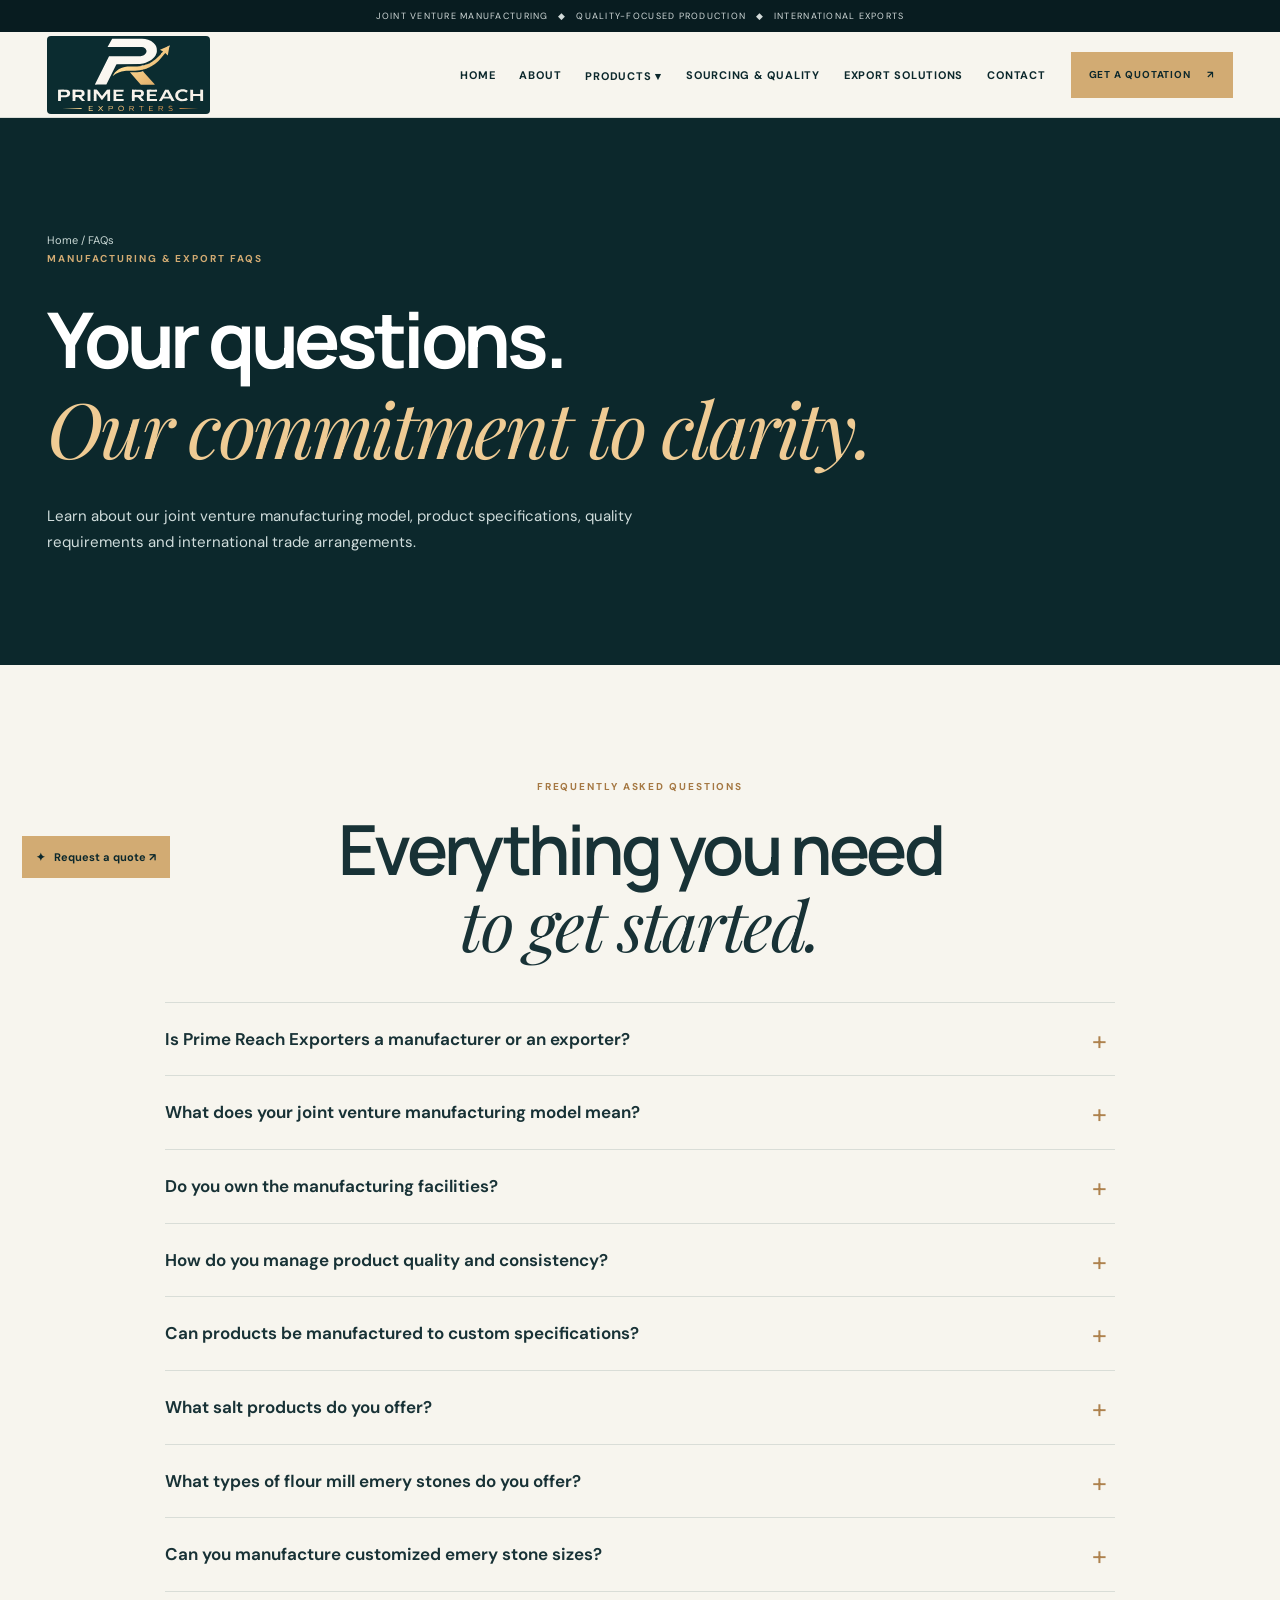
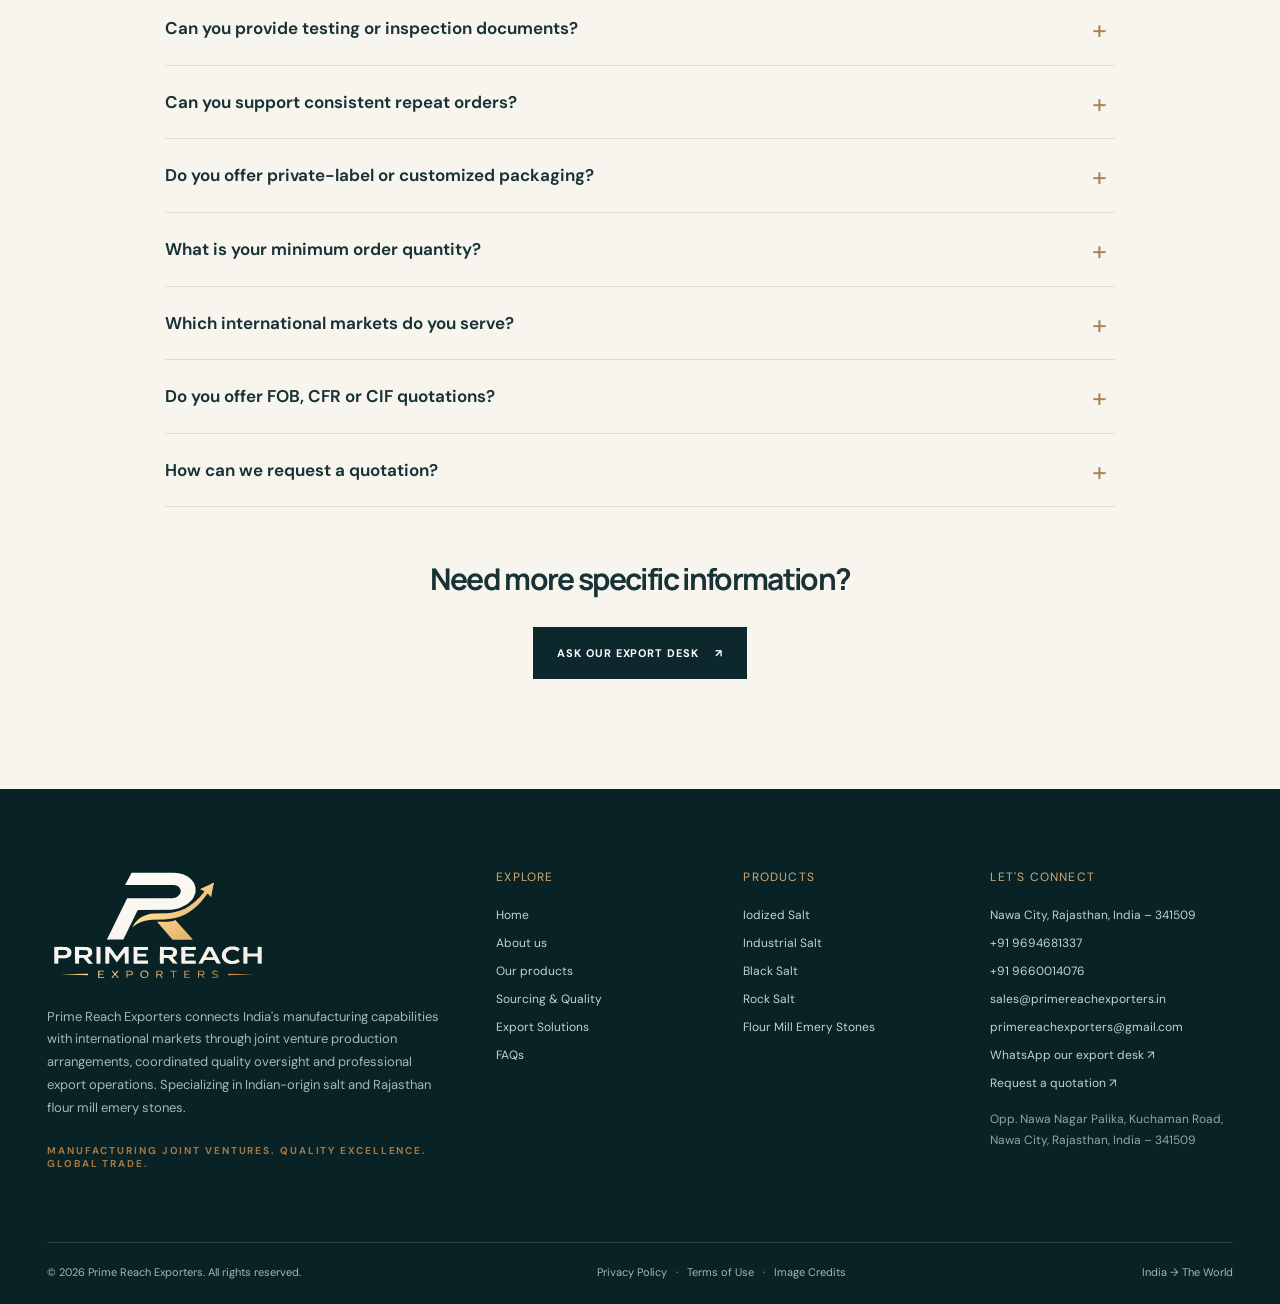
<file: faq.html>
<!doctype html><html lang="en"><head>
<!-- Google tag: GTM-KZHRWKHM -->
<script async src="https://www.googletagmanager.com/gtm.js?id=GTM-KZHRWKHM"></script>
<script>
  window.dataLayer = window.dataLayer || [];
  function gtag(){dataLayer.push(arguments);}
  gtag('js', new Date());
</script>
<meta charset="UTF-8"><meta name="viewport" content="width=device-width,initial-scale=1"><meta name="theme-color" content="#0c282c"><meta name="description" content="Answers about Prime Reach Exporters' joint venture manufacturing arrangements, product quality, salt grades, emery stones, documentation and international trade."><meta property="og:type" content="website"><meta property="og:site_name" content="Prime Reach Exporters"><meta property="og:title" content="Manufacturing &amp; Export FAQs | Prime Reach Exporters"><meta property="og:description" content="Answers about Prime Reach Exporters' joint venture manufacturing arrangements, product quality, salt grades, emery stones, documentation and international trade."><meta property="og:image" content="https://gaurnitesh21-droid.github.io/export/assets/img/prime-reach-social-preview.png?v=20261110"><meta property="og:image:secure_url" content="https://gaurnitesh21-droid.github.io/export/assets/img/prime-reach-social-preview.png?v=20261110"><meta property="og:image:type" content="image/png"><meta property="og:image:width" content="1200"><meta property="og:image:height" content="630"><meta property="og:image:alt" content="Prime Reach Exporters white and gold company logo on a dark teal background"><meta property="og:url" content="https://gaurnitesh21-droid.github.io/export/faq.html"><link rel="canonical" href="https://gaurnitesh21-droid.github.io/export/faq.html"><meta name="twitter:card" content="summary_large_image"><meta name="twitter:title" content="Manufacturing &amp; Export FAQs | Prime Reach Exporters"><meta name="twitter:description" content="Answers about Prime Reach Exporters' joint venture manufacturing arrangements, product quality, salt grades, emery stones, documentation and international trade."><meta name="twitter:image" content="https://gaurnitesh21-droid.github.io/export/assets/img/prime-reach-social-preview.png?v=20261110"><meta name="twitter:image:alt" content="Prime Reach Exporters company logo"><title>Manufacturing &amp; Export FAQs | Prime Reach Exporters</title><link rel="icon" href="assets/img/favicon.svg?v=20261109" type="image/svg+xml"><link rel="preconnect" href="https://fonts.googleapis.com"><link rel="preconnect" href="https://fonts.gstatic.com" crossorigin><link rel="preconnect" href="https://images.unsplash.com"><link rel="stylesheet" href="assets/css/style.css?v=20261110-joint-venture"><link rel="stylesheet" href="assets/css/branding.css?v=20261109"><script type="application/ld+json">{"@context":"https://schema.org","@type":"Organization","name":"Prime Reach Exporters","description":"Indian-origin salt and Rajasthan flour mill emery stone sourcing and international trade","areaServed":"Worldwide","address":{"@type":"PostalAddress","streetAddress":"Opp. Nawa Nagar Palika, Kuchaman Road","addressLocality":"Nawa City","addressRegion":"Rajasthan","postalCode":"341509","addressCountry":"IN"},"telephone":"+91-9694681337","email":"sales@primereachexporters.in","contactPoint":[{"@type":"ContactPoint","contactType":"sales","telephone":"+91-9694681337","email":"sales@primereachexporters.in"},{"@type":"ContactPoint","contactType":"business enquiries","telephone":"+91-9660014076","email":"primereachexporters@gmail.com"}]}</script><script src="assets/js/site.js?v=20261110-header" defer></script></head><body><a class="skip-link" href="#main">Skip to content</a><div class="announcement">JOINT VENTURE MANUFACTURING &nbsp; ◆ &nbsp; QUALITY-FOCUSED PRODUCTION &nbsp; ◆ &nbsp; INTERNATIONAL EXPORTS</div>
 <header class="site-header " id="site-header"><div class="shell header-inner"><a class="brand" href="index.html" aria-label="Prime Reach Exporters home"><img class="brand-logo" src="assets/img/prime-reach-logo.svg?v=20261109" width="1013" height="524" alt="Prime Reach Exporters logo" decoding="async"></a><nav class="nav" aria-label="Main navigation"><a class="" href="index.html">Home</a><a class="" href="about.html">About</a><div class="nav-item"><a class="" href="products.html">Products ▾</a><div class="nav-dropdown"><a href="products.html">All Products</a><a href="salt.html">Indian Salt Products</a><a href="emery-stones.html">Rajasthan Emery Stones</a></div></div><a class="" href="quality.html">Sourcing & Quality</a><a class="" href="export-solutions.html">Export Solutions</a><a class="active" href="contact.html">Contact</a></nav><button class="btn btn-gold header-cta" type="button" data-quote="">Get a quotation <span class="arrow" aria-hidden="true">↗</span></button><button class="menu-toggle" type="button" aria-label="Open menu" aria-controls="mobile-menu" aria-expanded="false">☰</button></div></header><nav class="mobile-menu" id="mobile-menu" aria-label="Mobile navigation"><a href="index.html">Home</a><a href="about.html">About</a><a href="products.html">Products & Categories</a><a href="salt.html">Salt Products</a><a href="emery-stones.html">Emery Stones</a><a href="quality.html">Sourcing & Quality</a><a href="export-solutions.html">Export Solutions</a><a href="contact.html">Contact</a><p>INDIAN ROOTS. GLOBAL REACH.</p></nav><main id="main"><section class="subhero"><div class="shell"><div class="breadcrumb"><a href="index.html">Home</a> / FAQs</div><span class="eyebrow gold">Manufacturing &amp; export FAQs</span><h1>Your questions.<br><em>Our commitment to clarity.</em></h1><p>Learn about our joint venture manufacturing model, product specifications, quality requirements and international trade arrangements.</p></div></section><section class="section"><div class="shell"><div style="text-align:center"><span class="eyebrow dark">Frequently asked questions</span><h2 class="tagline">Everything you need<br><em>to get started.</em></h2></div><div class="faq-list"><details><summary>Is Prime Reach Exporters a manufacturer or an exporter?</summary><p>Prime Reach Exporters is an India-based export company operating through joint venture manufacturing arrangements with specialized manufacturers. Production takes place at the relevant partner facilities, with Prime Reach Exporters coordinating agreed specifications, quality oversight and international export operations.</p></details><details><summary>What does your joint venture manufacturing model mean?</summary><p>Our model brings together the production capabilities of manufacturing partners with export-market requirements coordinated by Prime Reach Exporters. Ownership, production responsibilities and supervision arrangements follow the applicable joint venture agreements.</p></details><details><summary>Do you own the manufacturing facilities?</summary><p>Our operating model focuses on joint venture manufacturing relationships. Factory ownership and operational responsibilities depend on the specific legal and commercial arrangements; we do not present every partner facility as company-owned.</p></details><details><summary>How do you manage product quality and consistency?</summary><p>We coordinate clearly defined specifications, applicable production requirements, agreed inspection checkpoints and quality verification with manufacturing partners. The scope of supervision and testing is confirmed for each order.</p></details><details><summary>Can products be manufactured to custom specifications?</summary><p>We welcome custom grade, dimension, composition and packaging requirements. The relevant manufacturing partner reviews technical feasibility, production capabilities and mutually agreed commercial terms.</p></details><details><summary>What salt products do you offer?</summary><p>Our salt range includes iodized, non-iodized, raw, industrial, black (Kala Namak), rock (Sendha Namak), refined and specialty grades, subject to the agreed production and product specifications.</p></details><details><summary>What types of flour mill emery stones do you offer?</summary><p>We focus on Danish Vertical Type, Danish Horizontal Type, Indian Vertical Type and Indian Horizontal Type emery grinding stones for compatible flour milling equipment.</p></details><details><summary>Can you manufacture customized emery stone sizes?</summary><p>We can discuss custom stone dimensions and technical requirements through the relevant manufacturing arrangements. Please share outer diameter, thickness, bore and mounting geometry, machine details and any drawings or photographs.</p></details><details><summary>Can you provide testing or inspection documents?</summary><p>Relevant product analysis, inspection reports and transaction documentation may be coordinated according to the product and agreed requirements. No certification or report should be assumed until confirmed in writing.</p></details><details><summary>Can you support consistent repeat orders?</summary><p>We aim to support repeat-order consistency through established product specifications, manufacturing communication and agreed quality verification. Actual tolerances and acceptance criteria are confirmed in each applicable order agreement.</p></details><details><summary>Do you offer private-label or customized packaging?</summary><p>Buyer-specific packaging, labeling and private-label requests can be evaluated according to the manufacturing partner's capability, product characteristics, quantity and destination-market rules.</p></details><details><summary>What is your minimum order quantity?</summary><p>Minimum order quantities depend on product type, manufacturing process, specifications, packing format and commercial requirements. Please send an enquiry for a product-specific discussion.</p></details><details><summary>Which international markets do you serve?</summary><p>We welcome enquiries internationally, with business development focused on Africa, the Middle East, South Asia and other regions, subject to trade requirements and transaction feasibility.</p></details><details><summary>Do you offer FOB, CFR or CIF quotations?</summary><p>These trade terms can be discussed according to the product and shipment. The applicable Incoterms® rule, named location and responsibilities will be confirmed in the written commercial agreement.</p></details><details><summary>How can we request a quotation?</summary><p>Provide the product name, required grade or technical dimensions, quantity, packaging preferences, destination port or country and any relevant quality or documentation requirements. Contact us at sales@primereachexporters.in or +91 9694681337 / +91 9660014076.</p></details></div><div style="text-align:center;margin-top:55px"><h3 style="font-size:30px">Need more specific information?</h3><a class="btn btn-dark" href="contact.html">Ask our export desk <span class="arrow" aria-hidden="true">↗</span></a></div></div></section></main><footer class="site-footer"><div class="shell"><div class="footer-top"><div class="footer-about"><a class="brand" href="index.html"><img class="brand-logo" src="assets/img/prime-reach-logo.svg?v=20261109" width="1013" height="524" alt="Prime Reach Exporters logo" decoding="async"></a><p>Prime Reach Exporters connects India's manufacturing capabilities with international markets through joint venture production arrangements, coordinated quality oversight and professional export operations. Specializing in Indian-origin salt and Rajasthan flour mill emery stones.</p><span class="tiny-cap">MANUFACTURING JOINT VENTURES. QUALITY EXCELLENCE. GLOBAL TRADE.</span></div><div><div class="footer-heading">Explore</div><div class="footer-list"><a href="index.html">Home</a><a href="about.html">About us</a><a href="products.html">Our products</a><a href="quality.html">Sourcing & Quality</a><a href="export-solutions.html">Export Solutions</a><a href="faq.html">FAQs</a></div></div><div><div class="footer-heading">Products</div><div class="footer-list"><a href="salt.html">Iodized Salt</a><a href="salt.html#catalog">Industrial Salt</a><a href="salt.html#catalog">Black Salt</a><a href="salt.html#catalog">Rock Salt</a><a href="emery-stones.html">Flour Mill Emery Stones</a></div></div><div><div class="footer-heading">Let's connect</div><div class="footer-list"><span>Nawa City, Rajasthan, India – 341509</span><a href="tel:+919694681337">+91 9694681337</a><a href="tel:+919660014076">+91 9660014076</a><a href="mailto:sales@primereachexporters.in">sales@primereachexporters.in</a><a href="mailto:primereachexporters@gmail.com">primereachexporters@gmail.com</a><a href="https://wa.me/919694681337" target="_blank" rel="noopener noreferrer">WhatsApp our export desk ↗</a><a href="contact.html">Request a quotation ↗</a></div><p class="footnote" style="margin-top:18px;color:#90a8a5">Opp. Nawa Nagar Palika, Kuchaman Road, Nawa City, Rajasthan, India – 341509</p></div></div><div class="footer-bottom"><span>© 2026 Prime Reach Exporters. All rights reserved.</span><span><a href="privacy.html">Privacy Policy</a> &nbsp; · &nbsp; <a href="terms.html">Terms of Use</a> &nbsp; · &nbsp; <a href="credits.html">Image Credits</a></span><span>India → The World</span></div></div></footer><div class="scroll-progress" aria-hidden="true"></div><button class="quote-fab" type="button" data-quote="" aria-label="Open export enquiry form">✦ &nbsp; Request a quote <span aria-hidden="true">↗</span></button><button class="back-to-top" type="button" aria-label="Back to top">↑</button><div class="drawer-backdrop"></div><aside class="quote-drawer" role="dialog" aria-modal="true" aria-label="Request an export quotation" aria-hidden="true"><div class="drawer-top"><div><span class="eyebrow dark">Get in touch</span><h2>Let's talk trade.</h2></div><button class="close-btn" type="button" aria-label="Close quotation form">×</button></div><p class="text-muted" style="font-size:14px">Tell us what you need and where it's headed. We will help you take the next step.</p><form class="enquiry-form"><div class="field-grid">
 <div class="field"><label for="name-drawer">Full name *</label><input id="name-drawer" name="name" placeholder="Your name" required autocomplete="name"></div>
 <div class="field"><label for="company-drawer">Company</label><input id="company-drawer" name="company" placeholder="Company name" autocomplete="organization"></div>
 <div class="field"><label for="email-drawer">Business email *</label><input id="email-drawer" type="email" name="email" placeholder="name@company.com" required autocomplete="email"></div>
 <div class="field"><label for="country-drawer">Destination country *</label><input id="country-drawer" name="country" placeholder="e.g. Kenya" required autocomplete="country-name"></div>
 <div class="field full"><label for="product-drawer">Product interested in *</label><select id="product-drawer" name="product" required><option value="">Select product</option><option value="Iodized Salt">Iodized Salt</option><option value="Non-Iodized Salt">Non-Iodized Salt</option><option value="Raw Salt">Raw Salt</option><option value="Industrial Salt">Industrial Salt</option><option value="Black Salt (Kala Namak)">Black Salt (Kala Namak)</option><option value="Rock Salt (Sendha Namak)">Rock Salt (Sendha Namak)</option><option value="Refined / Specialty Salt">Refined / Specialty Salt</option><option value="Rajasthan Flour Mill Emery Stones">Rajasthan Flour Mill Emery Stones</option><option value="Danish Vertical Type Emery Stone">Danish Vertical Type Emery Stone</option><option value="Danish Horizontal Type Emery Stone">Danish Horizontal Type Emery Stone</option><option value="Indian Vertical Type Emery Stone">Indian Vertical Type Emery Stone</option><option value="Indian Horizontal Type Emery Stone">Indian Horizontal Type Emery Stone</option><option value="Other / General Enquiry">Other / General Enquiry</option></select></div>
 <div class="field"><label for="quantity-drawer">Estimated quantity</label><input id="quantity-drawer" name="quantity" placeholder="e.g. 25 MT / 100 pairs"></div>
 <div class="field"><label for="port-drawer">Destination port</label><input id="port-drawer" name="port" placeholder="e.g. Mombasa"></div>
 <div class="field full"><label for="message-drawer">Requirements & specifications</label><textarea id="message-drawer" name="message" placeholder="Product grade, stone dimensions, packing, inspection needs, trade terms..." rows="5"></textarea></div></div>
 <div class="form-actions"><button class="btn btn-dark" type="button" data-action="whatsapp">Continue via WhatsApp <span class="arrow">↗</span></button><button class="btn btn-outline" type="button" data-action="copy">Copy enquiry <span class="arrow">⧉</span></button><button class="btn btn-outline" type="button" data-action="email">Open email app <span class="arrow">↗</span></button></div>
 <p class="form-note">This static website does not store or automatically send form data. WhatsApp and email open your chosen app with enquiry details prepared for review. The email is addressed to sales@primereachexporters.in; please press Send in that app.</p><div class="form-feedback" role="status" aria-live="polite"></div></form></aside></body></html>
</file>
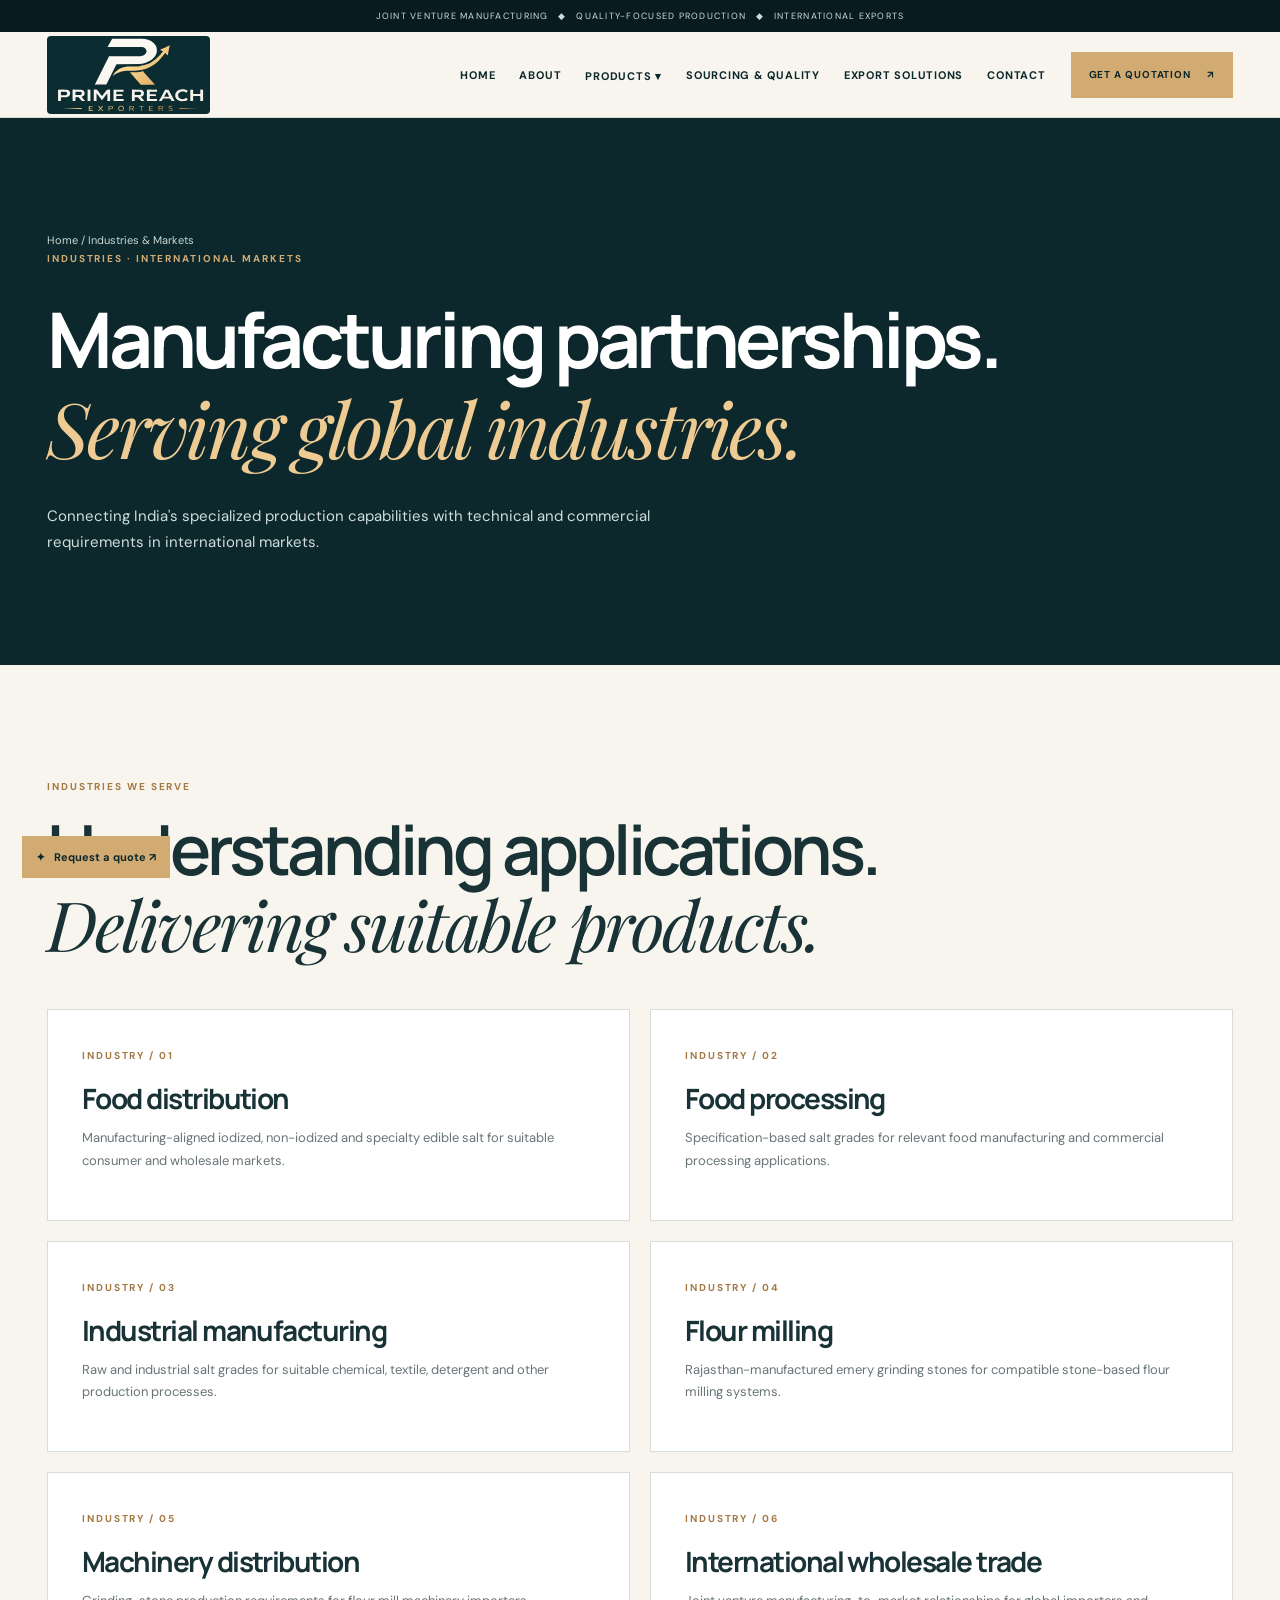
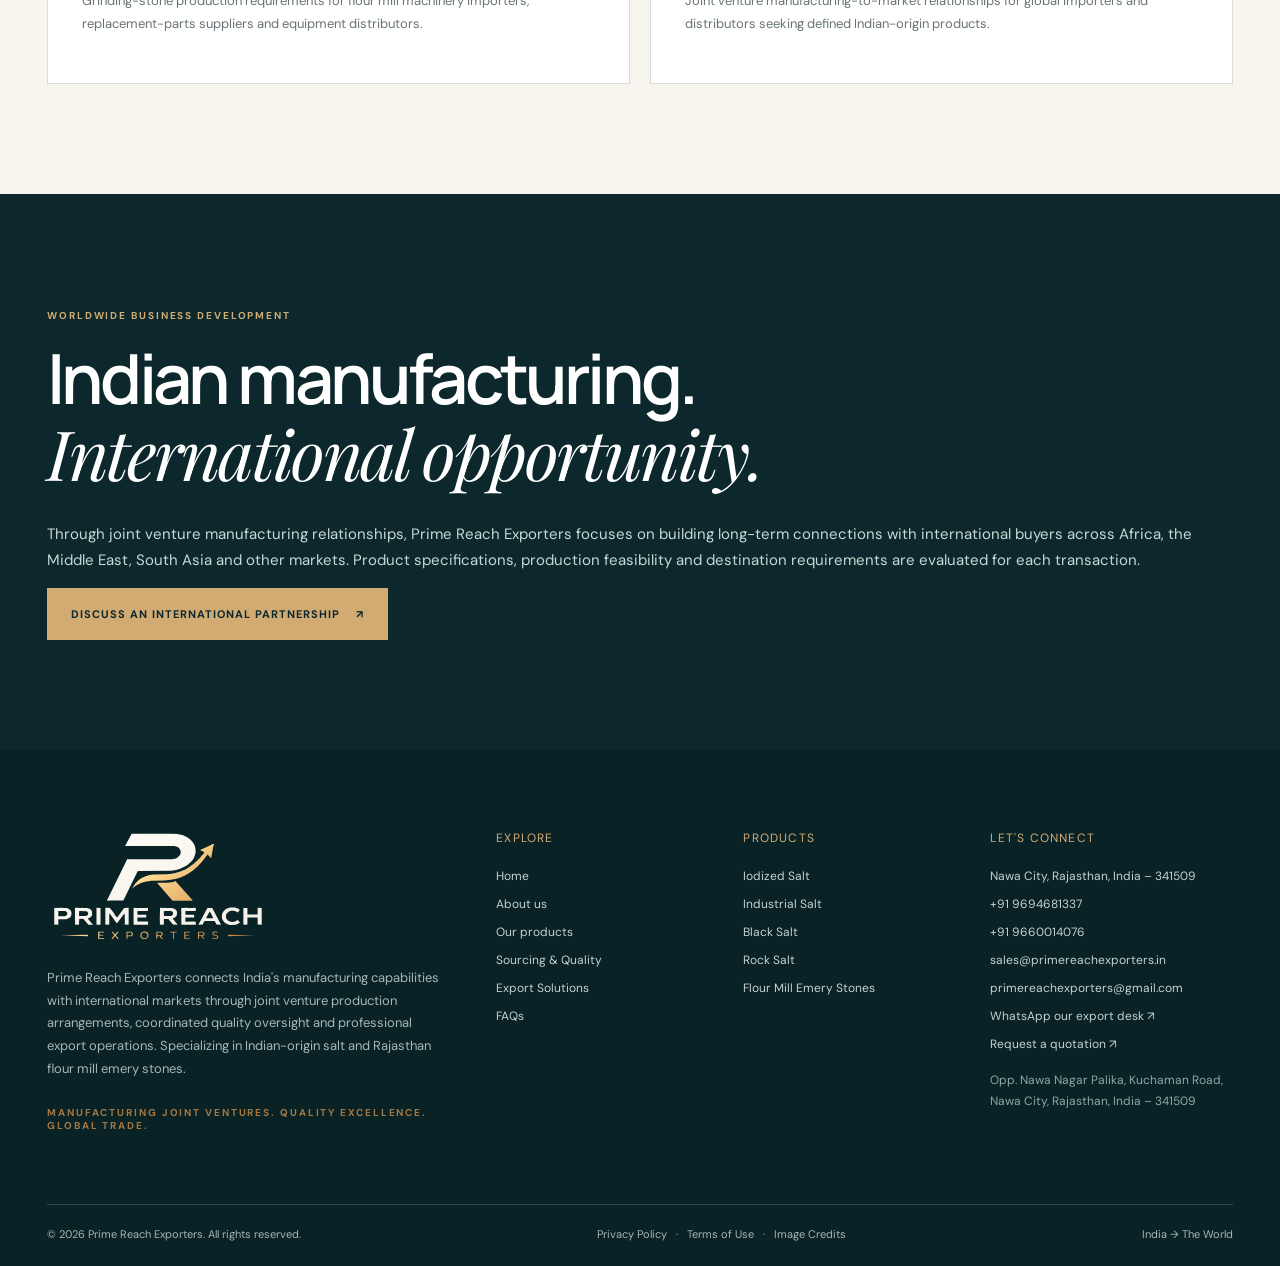
<file: industries.html>
<!doctype html><html lang="en"><head>
<!-- Google tag: GTM-KZHRWKHM -->
<script async src="https://www.googletagmanager.com/gtm.js?id=GTM-KZHRWKHM"></script>
<script>
  window.dataLayer = window.dataLayer || [];
  function gtag(){dataLayer.push(arguments);}
  gtag('js', new Date());
</script>
<meta charset="UTF-8"><meta name="viewport" content="width=device-width,initial-scale=1"><meta name="theme-color" content="#0c282c"><meta name="description" content="Indian manufacturing partnerships serving food distribution, industrial applications, flour milling, machinery distribution and global wholesale buyers."><meta property="og:type" content="website"><meta property="og:site_name" content="Prime Reach Exporters"><meta property="og:title" content="Industries &amp; International Markets | Prime Reach Exporters"><meta property="og:description" content="Indian manufacturing partnerships serving food distribution, industrial applications, flour milling, machinery distribution and global wholesale buyers."><meta property="og:image" content="https://gaurnitesh21-droid.github.io/export/assets/img/prime-reach-social-preview.png?v=20261110"><meta property="og:image:secure_url" content="https://gaurnitesh21-droid.github.io/export/assets/img/prime-reach-social-preview.png?v=20261110"><meta property="og:image:type" content="image/png"><meta property="og:image:width" content="1200"><meta property="og:image:height" content="630"><meta property="og:image:alt" content="Prime Reach Exporters white and gold company logo on a dark teal background"><meta property="og:url" content="https://gaurnitesh21-droid.github.io/export/industries.html"><link rel="canonical" href="https://gaurnitesh21-droid.github.io/export/industries.html"><meta name="twitter:card" content="summary_large_image"><meta name="twitter:title" content="Industries &amp; International Markets | Prime Reach Exporters"><meta name="twitter:description" content="Indian manufacturing partnerships serving food distribution, industrial applications, flour milling, machinery distribution and global wholesale buyers."><meta name="twitter:image" content="https://gaurnitesh21-droid.github.io/export/assets/img/prime-reach-social-preview.png?v=20261110"><meta name="twitter:image:alt" content="Prime Reach Exporters company logo"><title>Industries &amp; International Markets | Prime Reach Exporters</title><link rel="icon" href="assets/img/favicon.svg?v=20261109" type="image/svg+xml"><link rel="preconnect" href="https://fonts.googleapis.com"><link rel="preconnect" href="https://fonts.gstatic.com" crossorigin><link rel="preconnect" href="https://images.unsplash.com"><link rel="stylesheet" href="assets/css/style.css?v=20261110-joint-venture"><link rel="stylesheet" href="assets/css/branding.css?v=20261109"><script type="application/ld+json">{"@context":"https://schema.org","@type":"Organization","name":"Prime Reach Exporters","description":"Indian-origin salt and Rajasthan flour mill emery stone sourcing and international trade","areaServed":"Worldwide","address":{"@type":"PostalAddress","streetAddress":"Opp. Nawa Nagar Palika, Kuchaman Road","addressLocality":"Nawa City","addressRegion":"Rajasthan","postalCode":"341509","addressCountry":"IN"},"telephone":"+91-9694681337","email":"sales@primereachexporters.in","contactPoint":[{"@type":"ContactPoint","contactType":"sales","telephone":"+91-9694681337","email":"sales@primereachexporters.in"},{"@type":"ContactPoint","contactType":"business enquiries","telephone":"+91-9660014076","email":"primereachexporters@gmail.com"}]}</script><script src="assets/js/site.js?v=20261110-header" defer></script></head><body><a class="skip-link" href="#main">Skip to content</a><div class="announcement">JOINT VENTURE MANUFACTURING &nbsp; ◆ &nbsp; QUALITY-FOCUSED PRODUCTION &nbsp; ◆ &nbsp; INTERNATIONAL EXPORTS</div>
 <header class="site-header " id="site-header"><div class="shell header-inner"><a class="brand" href="index.html" aria-label="Prime Reach Exporters home"><img class="brand-logo" src="assets/img/prime-reach-logo.svg?v=20261109" width="1013" height="524" alt="Prime Reach Exporters logo" decoding="async"></a><nav class="nav" aria-label="Main navigation"><a class="" href="index.html">Home</a><a class="" href="about.html">About</a><div class="nav-item"><a class="" href="products.html">Products ▾</a><div class="nav-dropdown"><a href="products.html">All Products</a><a href="salt.html">Indian Salt Products</a><a href="emery-stones.html">Rajasthan Emery Stones</a></div></div><a class="" href="quality.html">Sourcing & Quality</a><a class="active" href="export-solutions.html">Export Solutions</a><a class="" href="contact.html">Contact</a></nav><button class="btn btn-gold header-cta" type="button" data-quote="">Get a quotation <span class="arrow" aria-hidden="true">↗</span></button><button class="menu-toggle" type="button" aria-label="Open menu" aria-controls="mobile-menu" aria-expanded="false">☰</button></div></header><nav class="mobile-menu" id="mobile-menu" aria-label="Mobile navigation"><a href="index.html">Home</a><a href="about.html">About</a><a href="products.html">Products & Categories</a><a href="salt.html">Salt Products</a><a href="emery-stones.html">Emery Stones</a><a href="quality.html">Sourcing & Quality</a><a href="export-solutions.html">Export Solutions</a><a href="contact.html">Contact</a><p>INDIAN ROOTS. GLOBAL REACH.</p></nav><main id="main"><section class="subhero"><div class="shell"><div class="breadcrumb"><a href="index.html">Home</a> / Industries &amp; Markets</div><span class="eyebrow gold">Industries · International markets</span><h1>Manufacturing partnerships.<br><em>Serving global industries.</em></h1><p>Connecting India's specialized production capabilities with technical and commercial requirements in international markets.</p></div></section>
<section class="section"><div class="shell"><span class="eyebrow dark">Industries we serve</span><h2 class="tagline">Understanding applications.<br><em>Delivering suitable products.</em></h2><div class="industries-columns" style="margin-top:45px"><div class="industry-tile reveal"><span class="tiny-cap">INDUSTRY / 01</span><h3>Food distribution</h3><p>Manufacturing-aligned iodized, non-iodized and specialty edible salt for suitable consumer and wholesale markets.</p></div><div class="industry-tile reveal"><span class="tiny-cap">INDUSTRY / 02</span><h3>Food processing</h3><p>Specification-based salt grades for relevant food manufacturing and commercial processing applications.</p></div><div class="industry-tile reveal"><span class="tiny-cap">INDUSTRY / 03</span><h3>Industrial manufacturing</h3><p>Raw and industrial salt grades for suitable chemical, textile, detergent and other production processes.</p></div><div class="industry-tile reveal"><span class="tiny-cap">INDUSTRY / 04</span><h3>Flour milling</h3><p>Rajasthan-manufactured emery grinding stones for compatible stone-based flour milling systems.</p></div><div class="industry-tile reveal"><span class="tiny-cap">INDUSTRY / 05</span><h3>Machinery distribution</h3><p>Grinding-stone production requirements for flour mill machinery importers, replacement-parts suppliers and equipment distributors.</p></div><div class="industry-tile reveal"><span class="tiny-cap">INDUSTRY / 06</span><h3>International wholesale trade</h3><p>Joint venture manufacturing-to-market relationships for global importers and distributors seeking defined Indian-origin products.</p></div></div></div></section>
<section class="world-panel"><div class="shell"><span class="eyebrow gold">Worldwide business development</span><h2 class="tagline">Indian manufacturing.<br><em>International opportunity.</em></h2><p>Through joint venture manufacturing relationships, Prime Reach Exporters focuses on building long-term connections with international buyers across Africa, the Middle East, South Asia and other markets. Product specifications, production feasibility and destination requirements are evaluated for each transaction.</p><a class="btn btn-gold" href="contact.html">Discuss an international partnership <span class="arrow" aria-hidden="true">↗</span></a></div></section></main><footer class="site-footer"><div class="shell"><div class="footer-top"><div class="footer-about"><a class="brand" href="index.html"><img class="brand-logo" src="assets/img/prime-reach-logo.svg?v=20261109" width="1013" height="524" alt="Prime Reach Exporters logo" decoding="async"></a><p>Prime Reach Exporters connects India's manufacturing capabilities with international markets through joint venture production arrangements, coordinated quality oversight and professional export operations. Specializing in Indian-origin salt and Rajasthan flour mill emery stones.</p><span class="tiny-cap">MANUFACTURING JOINT VENTURES. QUALITY EXCELLENCE. GLOBAL TRADE.</span></div><div><div class="footer-heading">Explore</div><div class="footer-list"><a href="index.html">Home</a><a href="about.html">About us</a><a href="products.html">Our products</a><a href="quality.html">Sourcing & Quality</a><a href="export-solutions.html">Export Solutions</a><a href="faq.html">FAQs</a></div></div><div><div class="footer-heading">Products</div><div class="footer-list"><a href="salt.html">Iodized Salt</a><a href="salt.html#catalog">Industrial Salt</a><a href="salt.html#catalog">Black Salt</a><a href="salt.html#catalog">Rock Salt</a><a href="emery-stones.html">Flour Mill Emery Stones</a></div></div><div><div class="footer-heading">Let's connect</div><div class="footer-list"><span>Nawa City, Rajasthan, India – 341509</span><a href="tel:+919694681337">+91 9694681337</a><a href="tel:+919660014076">+91 9660014076</a><a href="mailto:sales@primereachexporters.in">sales@primereachexporters.in</a><a href="mailto:primereachexporters@gmail.com">primereachexporters@gmail.com</a><a href="https://wa.me/919694681337" target="_blank" rel="noopener noreferrer">WhatsApp our export desk ↗</a><a href="contact.html">Request a quotation ↗</a></div><p class="footnote" style="margin-top:18px;color:#90a8a5">Opp. Nawa Nagar Palika, Kuchaman Road, Nawa City, Rajasthan, India – 341509</p></div></div><div class="footer-bottom"><span>© 2026 Prime Reach Exporters. All rights reserved.</span><span><a href="privacy.html">Privacy Policy</a> &nbsp; · &nbsp; <a href="terms.html">Terms of Use</a> &nbsp; · &nbsp; <a href="credits.html">Image Credits</a></span><span>India → The World</span></div></div></footer><div class="scroll-progress" aria-hidden="true"></div><button class="quote-fab" type="button" data-quote="" aria-label="Open export enquiry form">✦ &nbsp; Request a quote <span aria-hidden="true">↗</span></button><button class="back-to-top" type="button" aria-label="Back to top">↑</button><div class="drawer-backdrop"></div><aside class="quote-drawer" role="dialog" aria-modal="true" aria-label="Request an export quotation" aria-hidden="true"><div class="drawer-top"><div><span class="eyebrow dark">Get in touch</span><h2>Let's talk trade.</h2></div><button class="close-btn" type="button" aria-label="Close quotation form">×</button></div><p class="text-muted" style="font-size:14px">Tell us what you need and where it's headed. We will help you take the next step.</p><form class="enquiry-form"><div class="field-grid">
 <div class="field"><label for="name-drawer">Full name *</label><input id="name-drawer" name="name" placeholder="Your name" required autocomplete="name"></div>
 <div class="field"><label for="company-drawer">Company</label><input id="company-drawer" name="company" placeholder="Company name" autocomplete="organization"></div>
 <div class="field"><label for="email-drawer">Business email *</label><input id="email-drawer" type="email" name="email" placeholder="name@company.com" required autocomplete="email"></div>
 <div class="field"><label for="country-drawer">Destination country *</label><input id="country-drawer" name="country" placeholder="e.g. Kenya" required autocomplete="country-name"></div>
 <div class="field full"><label for="product-drawer">Product interested in *</label><select id="product-drawer" name="product" required><option value="">Select product</option><option value="Iodized Salt">Iodized Salt</option><option value="Non-Iodized Salt">Non-Iodized Salt</option><option value="Raw Salt">Raw Salt</option><option value="Industrial Salt">Industrial Salt</option><option value="Black Salt (Kala Namak)">Black Salt (Kala Namak)</option><option value="Rock Salt (Sendha Namak)">Rock Salt (Sendha Namak)</option><option value="Refined / Specialty Salt">Refined / Specialty Salt</option><option value="Rajasthan Flour Mill Emery Stones">Rajasthan Flour Mill Emery Stones</option><option value="Danish Vertical Type Emery Stone">Danish Vertical Type Emery Stone</option><option value="Danish Horizontal Type Emery Stone">Danish Horizontal Type Emery Stone</option><option value="Indian Vertical Type Emery Stone">Indian Vertical Type Emery Stone</option><option value="Indian Horizontal Type Emery Stone">Indian Horizontal Type Emery Stone</option><option value="Other / General Enquiry">Other / General Enquiry</option></select></div>
 <div class="field"><label for="quantity-drawer">Estimated quantity</label><input id="quantity-drawer" name="quantity" placeholder="e.g. 25 MT / 100 pairs"></div>
 <div class="field"><label for="port-drawer">Destination port</label><input id="port-drawer" name="port" placeholder="e.g. Mombasa"></div>
 <div class="field full"><label for="message-drawer">Requirements & specifications</label><textarea id="message-drawer" name="message" placeholder="Product grade, stone dimensions, packing, inspection needs, trade terms..." rows="5"></textarea></div></div>
 <div class="form-actions"><button class="btn btn-dark" type="button" data-action="whatsapp">Continue via WhatsApp <span class="arrow">↗</span></button><button class="btn btn-outline" type="button" data-action="copy">Copy enquiry <span class="arrow">⧉</span></button><button class="btn btn-outline" type="button" data-action="email">Open email app <span class="arrow">↗</span></button></div>
 <p class="form-note">This static website does not store or automatically send form data. WhatsApp and email open your chosen app with enquiry details prepared for review. The email is addressed to sales@primereachexporters.in; please press Send in that app.</p><div class="form-feedback" role="status" aria-live="polite"></div></form></aside></body></html>
</file>
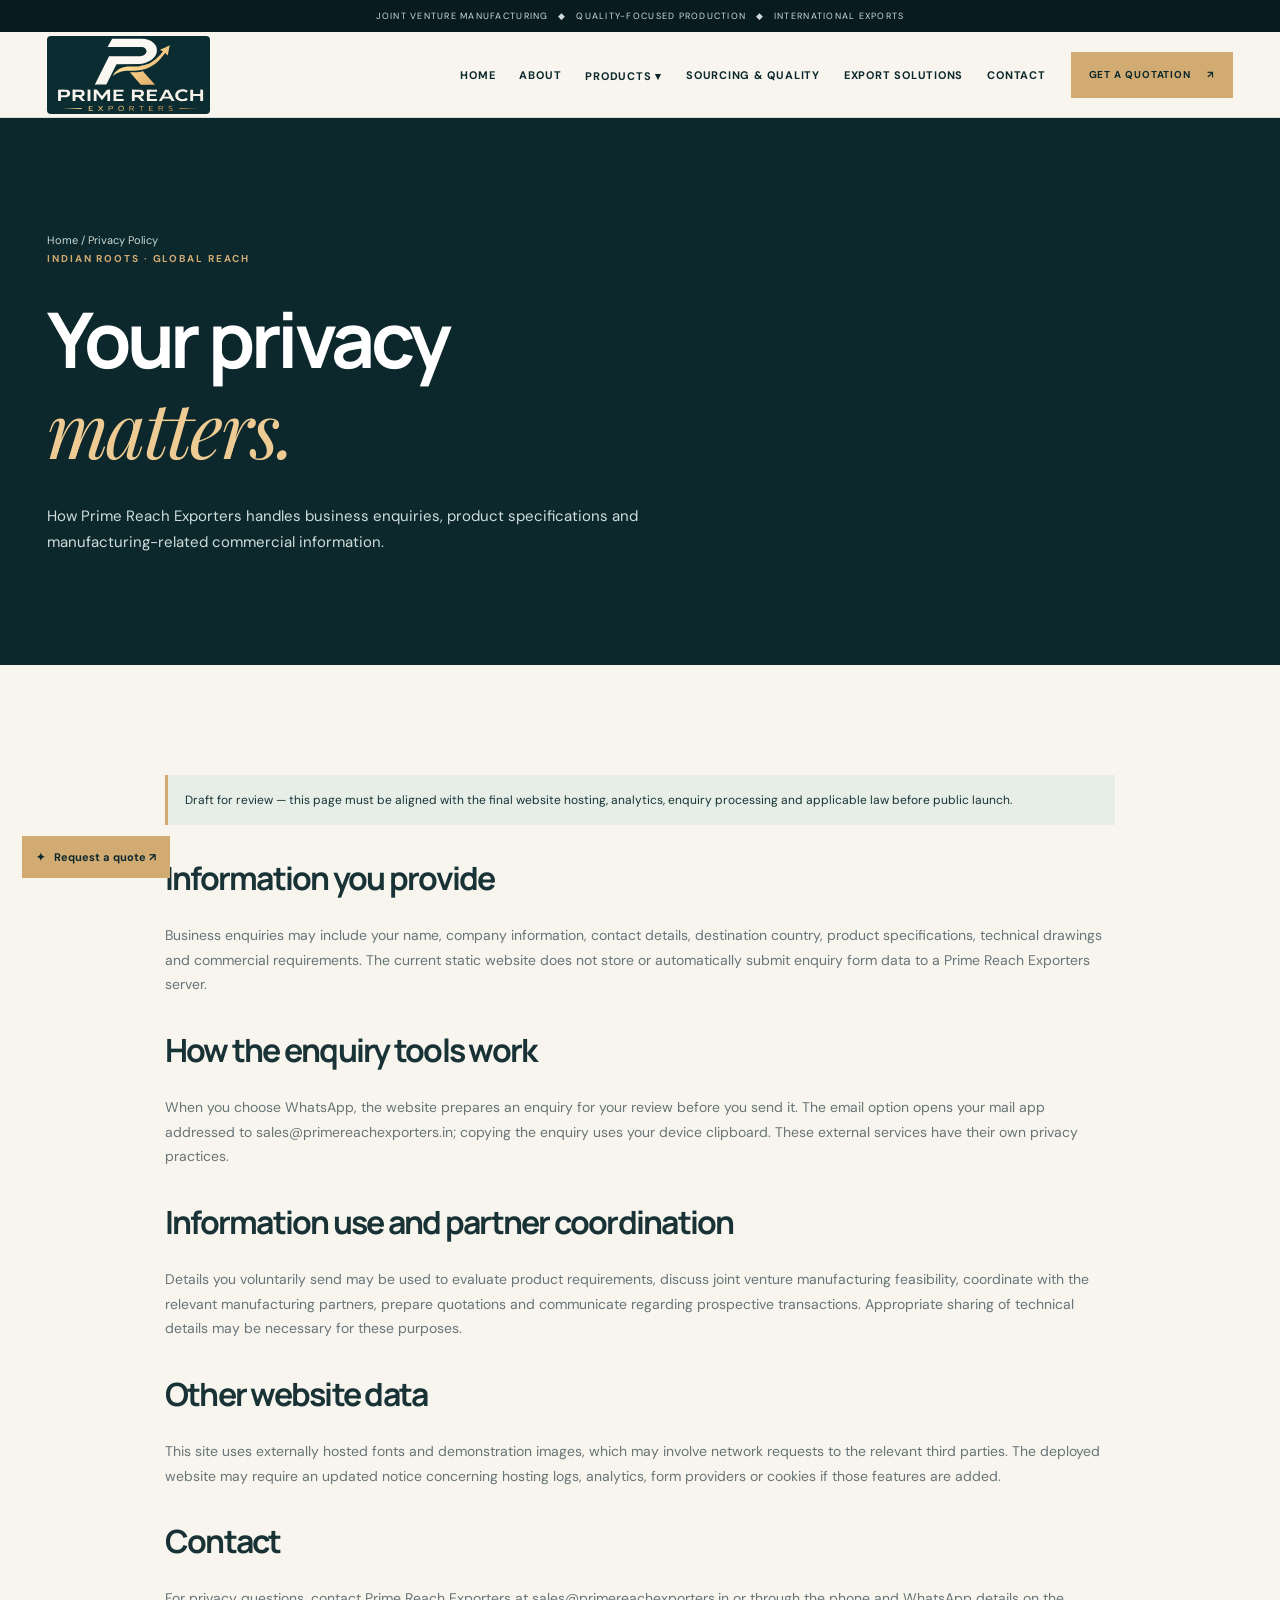
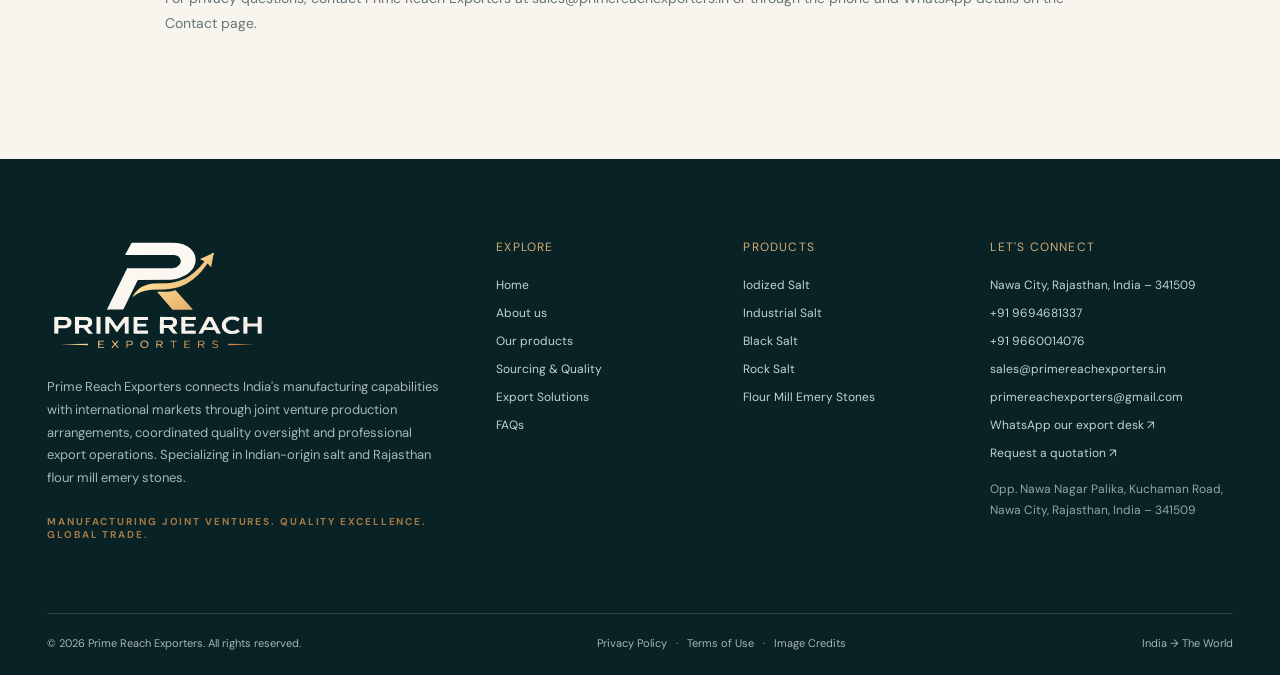
<file: privacy.html>
<!doctype html><html lang="en"><head>
<!-- Google tag: GTM-KZHRWKHM -->
<script async src="https://www.googletagmanager.com/gtm.js?id=GTM-KZHRWKHM"></script>
<script>
  window.dataLayer = window.dataLayer || [];
  function gtag(){dataLayer.push(arguments);}
  gtag('js', new Date());
</script>
<meta charset="UTF-8"><meta name="viewport" content="width=device-width,initial-scale=1"><meta name="theme-color" content="#0c282c"><meta name="description" content="Read how Prime Reach Exporters handles business enquiries, manufacturing specifications, contact information and third-party enquiry tools."><meta property="og:type" content="website"><meta property="og:site_name" content="Prime Reach Exporters"><meta property="og:title" content="Privacy Policy | Prime Reach Exporters"><meta property="og:description" content="Read how Prime Reach Exporters handles business enquiries, manufacturing specifications, contact information and third-party enquiry tools."><meta property="og:image" content="https://gaurnitesh21-droid.github.io/export/assets/img/prime-reach-social-preview.png?v=20261110"><meta property="og:image:secure_url" content="https://gaurnitesh21-droid.github.io/export/assets/img/prime-reach-social-preview.png?v=20261110"><meta property="og:image:type" content="image/png"><meta property="og:image:width" content="1200"><meta property="og:image:height" content="630"><meta property="og:image:alt" content="Prime Reach Exporters white and gold company logo on a dark teal background"><meta property="og:url" content="https://gaurnitesh21-droid.github.io/export/privacy.html"><link rel="canonical" href="https://gaurnitesh21-droid.github.io/export/privacy.html"><meta name="twitter:card" content="summary_large_image"><meta name="twitter:title" content="Privacy Policy | Prime Reach Exporters"><meta name="twitter:description" content="Read how Prime Reach Exporters handles business enquiries, manufacturing specifications, contact information and third-party enquiry tools."><meta name="twitter:image" content="https://gaurnitesh21-droid.github.io/export/assets/img/prime-reach-social-preview.png?v=20261110"><meta name="twitter:image:alt" content="Prime Reach Exporters company logo"><title>Privacy Policy | Prime Reach Exporters</title><link rel="icon" href="assets/img/favicon.svg?v=20261109" type="image/svg+xml"><link rel="preconnect" href="https://fonts.googleapis.com"><link rel="preconnect" href="https://fonts.gstatic.com" crossorigin><link rel="preconnect" href="https://images.unsplash.com"><link rel="stylesheet" href="assets/css/style.css?v=20261110-joint-venture"><link rel="stylesheet" href="assets/css/branding.css?v=20261109"><script type="application/ld+json">{"@context":"https://schema.org","@type":"Organization","name":"Prime Reach Exporters","description":"Indian-origin salt and Rajasthan flour mill emery stone sourcing and international trade","areaServed":"Worldwide","address":{"@type":"PostalAddress","streetAddress":"Opp. Nawa Nagar Palika, Kuchaman Road","addressLocality":"Nawa City","addressRegion":"Rajasthan","postalCode":"341509","addressCountry":"IN"},"telephone":"+91-9694681337","email":"sales@primereachexporters.in","contactPoint":[{"@type":"ContactPoint","contactType":"sales","telephone":"+91-9694681337","email":"sales@primereachexporters.in"},{"@type":"ContactPoint","contactType":"business enquiries","telephone":"+91-9660014076","email":"primereachexporters@gmail.com"}]}</script><script src="assets/js/site.js?v=20261110-header" defer></script></head><body><a class="skip-link" href="#main">Skip to content</a><div class="announcement">JOINT VENTURE MANUFACTURING &nbsp; ◆ &nbsp; QUALITY-FOCUSED PRODUCTION &nbsp; ◆ &nbsp; INTERNATIONAL EXPORTS</div>
 <header class="site-header " id="site-header"><div class="shell header-inner"><a class="brand" href="index.html" aria-label="Prime Reach Exporters home"><img class="brand-logo" src="assets/img/prime-reach-logo.svg?v=20261109" width="1013" height="524" alt="Prime Reach Exporters logo" decoding="async"></a><nav class="nav" aria-label="Main navigation"><a class="" href="index.html">Home</a><a class="" href="about.html">About</a><div class="nav-item"><a class="" href="products.html">Products ▾</a><div class="nav-dropdown"><a href="products.html">All Products</a><a href="salt.html">Indian Salt Products</a><a href="emery-stones.html">Rajasthan Emery Stones</a></div></div><a class="" href="quality.html">Sourcing & Quality</a><a class="" href="export-solutions.html">Export Solutions</a><a class="active" href="contact.html">Contact</a></nav><button class="btn btn-gold header-cta" type="button" data-quote="">Get a quotation <span class="arrow" aria-hidden="true">↗</span></button><button class="menu-toggle" type="button" aria-label="Open menu" aria-controls="mobile-menu" aria-expanded="false">☰</button></div></header><nav class="mobile-menu" id="mobile-menu" aria-label="Mobile navigation"><a href="index.html">Home</a><a href="about.html">About</a><a href="products.html">Products & Categories</a><a href="salt.html">Salt Products</a><a href="emery-stones.html">Emery Stones</a><a href="quality.html">Sourcing & Quality</a><a href="export-solutions.html">Export Solutions</a><a href="contact.html">Contact</a><p>INDIAN ROOTS. GLOBAL REACH.</p></nav><main id="main"><section class="subhero"><div class="shell"><div class="breadcrumb"><a href="index.html">Home</a> / Privacy Policy</div><span class="eyebrow gold">Indian roots · Global reach</span><h1>Your privacy<br><em>matters.</em></h1><p>How Prime Reach Exporters handles business enquiries, product specifications and manufacturing-related commercial information.</p></div></section><section class="section"><div class="shell legal"><div class="notice">Draft for review — this page must be aligned with the final website hosting, analytics, enquiry processing and applicable law before public launch.</div><h2>Information you provide</h2><p>Business enquiries may include your name, company information, contact details, destination country, product specifications, technical drawings and commercial requirements. The current static website does not store or automatically submit enquiry form data to a Prime Reach Exporters server.</p><h2>How the enquiry tools work</h2><p>When you choose WhatsApp, the website prepares an enquiry for your review before you send it. The email option opens your mail app addressed to sales@primereachexporters.in; copying the enquiry uses your device clipboard. These external services have their own privacy practices.</p><h2>Information use and partner coordination</h2><p>Details you voluntarily send may be used to evaluate product requirements, discuss joint venture manufacturing feasibility, coordinate with the relevant manufacturing partners, prepare quotations and communicate regarding prospective transactions. Appropriate sharing of technical details may be necessary for these purposes.</p><h2>Other website data</h2><p>This site uses externally hosted fonts and demonstration images, which may involve network requests to the relevant third parties. The deployed website may require an updated notice concerning hosting logs, analytics, form providers or cookies if those features are added.</p><h2>Contact</h2><p>For privacy questions, contact Prime Reach Exporters at <a href="mailto:sales@primereachexporters.in">sales@primereachexporters.in</a> or through the phone and WhatsApp details on the Contact page.</p></div></section></main><footer class="site-footer"><div class="shell"><div class="footer-top"><div class="footer-about"><a class="brand" href="index.html"><img class="brand-logo" src="assets/img/prime-reach-logo.svg?v=20261109" width="1013" height="524" alt="Prime Reach Exporters logo" decoding="async"></a><p>Prime Reach Exporters connects India's manufacturing capabilities with international markets through joint venture production arrangements, coordinated quality oversight and professional export operations. Specializing in Indian-origin salt and Rajasthan flour mill emery stones.</p><span class="tiny-cap">MANUFACTURING JOINT VENTURES. QUALITY EXCELLENCE. GLOBAL TRADE.</span></div><div><div class="footer-heading">Explore</div><div class="footer-list"><a href="index.html">Home</a><a href="about.html">About us</a><a href="products.html">Our products</a><a href="quality.html">Sourcing & Quality</a><a href="export-solutions.html">Export Solutions</a><a href="faq.html">FAQs</a></div></div><div><div class="footer-heading">Products</div><div class="footer-list"><a href="salt.html">Iodized Salt</a><a href="salt.html#catalog">Industrial Salt</a><a href="salt.html#catalog">Black Salt</a><a href="salt.html#catalog">Rock Salt</a><a href="emery-stones.html">Flour Mill Emery Stones</a></div></div><div><div class="footer-heading">Let's connect</div><div class="footer-list"><span>Nawa City, Rajasthan, India – 341509</span><a href="tel:+919694681337">+91 9694681337</a><a href="tel:+919660014076">+91 9660014076</a><a href="mailto:sales@primereachexporters.in">sales@primereachexporters.in</a><a href="mailto:primereachexporters@gmail.com">primereachexporters@gmail.com</a><a href="https://wa.me/919694681337" target="_blank" rel="noopener noreferrer">WhatsApp our export desk ↗</a><a href="contact.html">Request a quotation ↗</a></div><p class="footnote" style="margin-top:18px;color:#90a8a5">Opp. Nawa Nagar Palika, Kuchaman Road, Nawa City, Rajasthan, India – 341509</p></div></div><div class="footer-bottom"><span>© 2026 Prime Reach Exporters. All rights reserved.</span><span><a href="privacy.html">Privacy Policy</a> &nbsp; · &nbsp; <a href="terms.html">Terms of Use</a> &nbsp; · &nbsp; <a href="credits.html">Image Credits</a></span><span>India → The World</span></div></div></footer><div class="scroll-progress" aria-hidden="true"></div><button class="quote-fab" type="button" data-quote="" aria-label="Open export enquiry form">✦ &nbsp; Request a quote <span aria-hidden="true">↗</span></button><button class="back-to-top" type="button" aria-label="Back to top">↑</button><div class="drawer-backdrop"></div><aside class="quote-drawer" role="dialog" aria-modal="true" aria-label="Request an export quotation" aria-hidden="true"><div class="drawer-top"><div><span class="eyebrow dark">Get in touch</span><h2>Let's talk trade.</h2></div><button class="close-btn" type="button" aria-label="Close quotation form">×</button></div><p class="text-muted" style="font-size:14px">Tell us what you need and where it's headed. We will help you take the next step.</p><form class="enquiry-form"><div class="field-grid">
 <div class="field"><label for="name-drawer">Full name *</label><input id="name-drawer" name="name" placeholder="Your name" required autocomplete="name"></div>
 <div class="field"><label for="company-drawer">Company</label><input id="company-drawer" name="company" placeholder="Company name" autocomplete="organization"></div>
 <div class="field"><label for="email-drawer">Business email *</label><input id="email-drawer" type="email" name="email" placeholder="name@company.com" required autocomplete="email"></div>
 <div class="field"><label for="country-drawer">Destination country *</label><input id="country-drawer" name="country" placeholder="e.g. Kenya" required autocomplete="country-name"></div>
 <div class="field full"><label for="product-drawer">Product interested in *</label><select id="product-drawer" name="product" required><option value="">Select product</option><option value="Iodized Salt">Iodized Salt</option><option value="Non-Iodized Salt">Non-Iodized Salt</option><option value="Raw Salt">Raw Salt</option><option value="Industrial Salt">Industrial Salt</option><option value="Black Salt (Kala Namak)">Black Salt (Kala Namak)</option><option value="Rock Salt (Sendha Namak)">Rock Salt (Sendha Namak)</option><option value="Refined / Specialty Salt">Refined / Specialty Salt</option><option value="Rajasthan Flour Mill Emery Stones">Rajasthan Flour Mill Emery Stones</option><option value="Danish Vertical Type Emery Stone">Danish Vertical Type Emery Stone</option><option value="Danish Horizontal Type Emery Stone">Danish Horizontal Type Emery Stone</option><option value="Indian Vertical Type Emery Stone">Indian Vertical Type Emery Stone</option><option value="Indian Horizontal Type Emery Stone">Indian Horizontal Type Emery Stone</option><option value="Other / General Enquiry">Other / General Enquiry</option></select></div>
 <div class="field"><label for="quantity-drawer">Estimated quantity</label><input id="quantity-drawer" name="quantity" placeholder="e.g. 25 MT / 100 pairs"></div>
 <div class="field"><label for="port-drawer">Destination port</label><input id="port-drawer" name="port" placeholder="e.g. Mombasa"></div>
 <div class="field full"><label for="message-drawer">Requirements & specifications</label><textarea id="message-drawer" name="message" placeholder="Product grade, stone dimensions, packing, inspection needs, trade terms..." rows="5"></textarea></div></div>
 <div class="form-actions"><button class="btn btn-dark" type="button" data-action="whatsapp">Continue via WhatsApp <span class="arrow">↗</span></button><button class="btn btn-outline" type="button" data-action="copy">Copy enquiry <span class="arrow">⧉</span></button><button class="btn btn-outline" type="button" data-action="email">Open email app <span class="arrow">↗</span></button></div>
 <p class="form-note">This static website does not store or automatically send form data. WhatsApp and email open your chosen app with enquiry details prepared for review. The email is addressed to sales@primereachexporters.in; please press Send in that app.</p><div class="form-feedback" role="status" aria-live="polite"></div></form></aside></body></html>
</file>
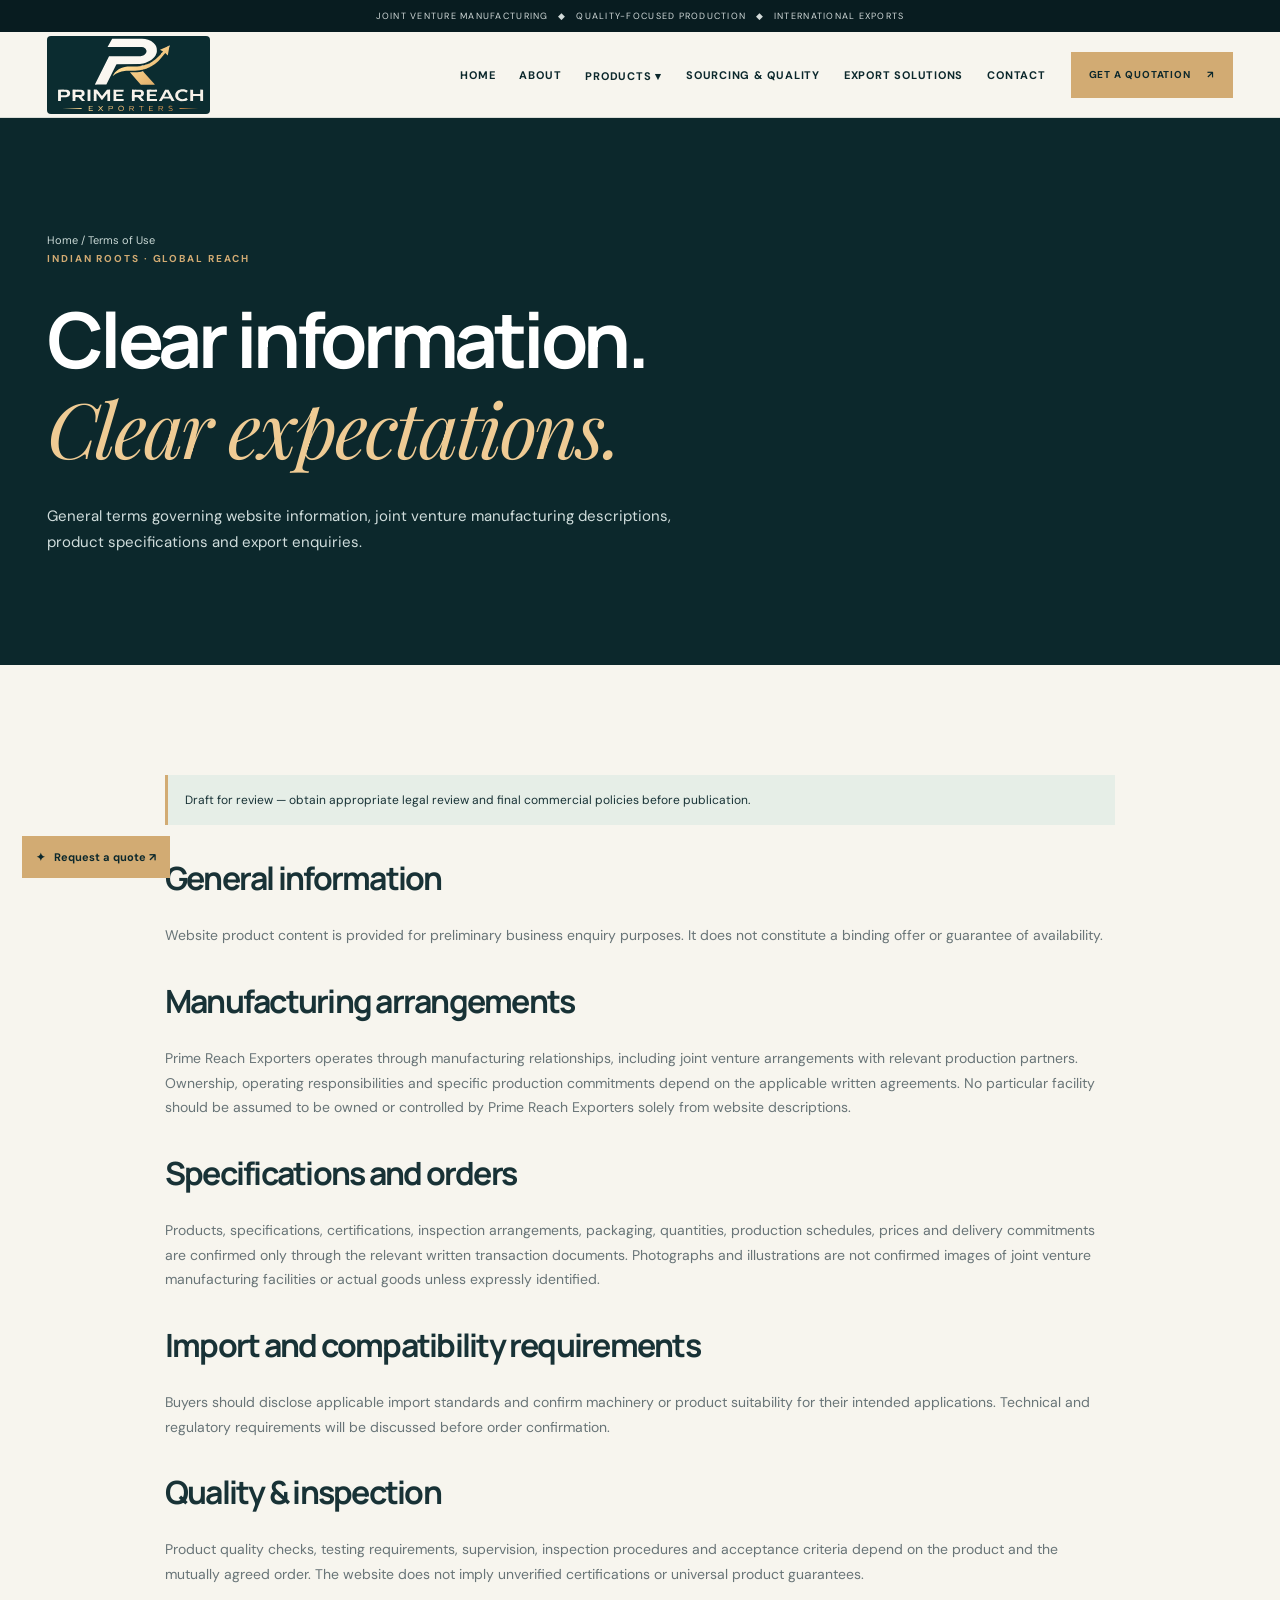
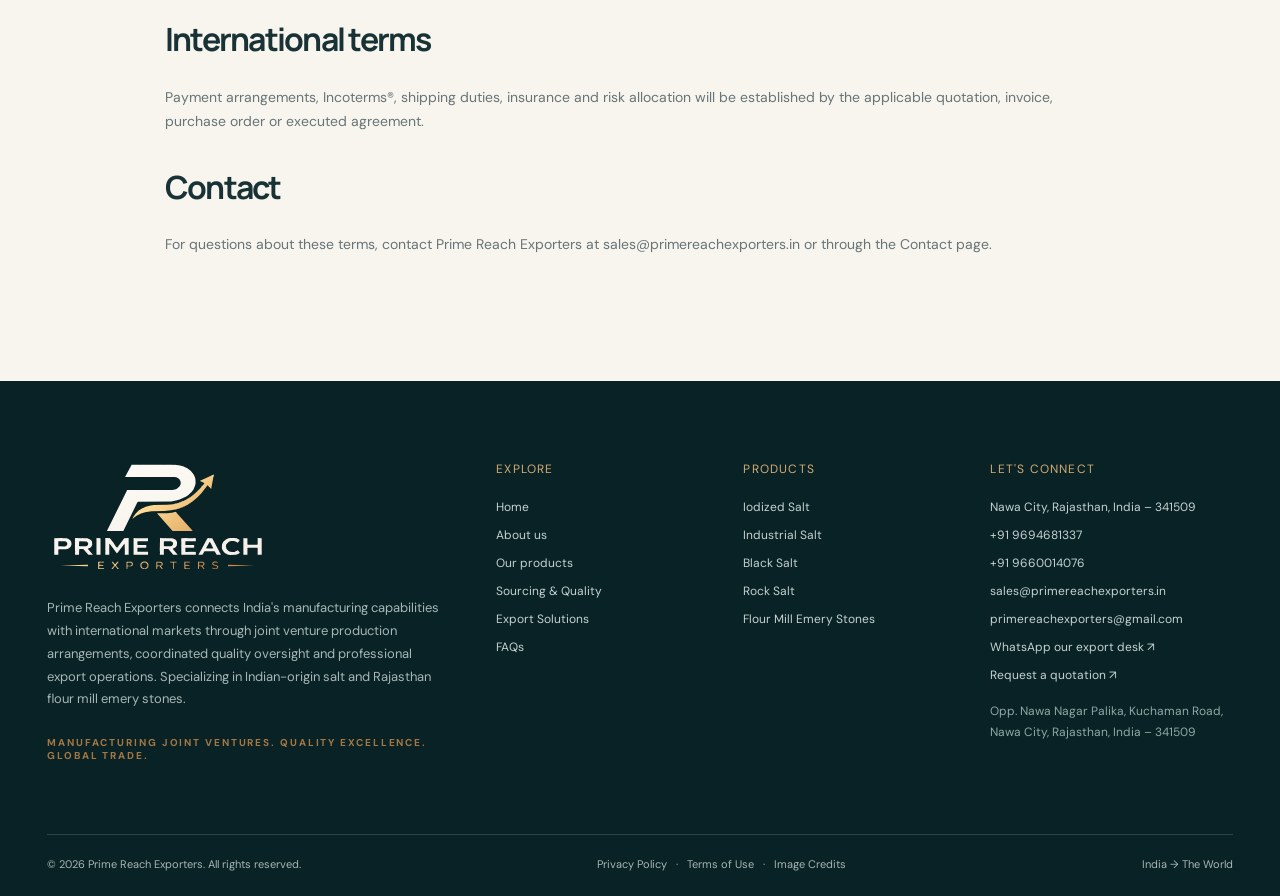
<file: terms.html>
<!doctype html><html lang="en"><head>
<!-- Google tag: GTM-KZHRWKHM -->
<script async src="https://www.googletagmanager.com/gtm.js?id=GTM-KZHRWKHM"></script>
<script>
  window.dataLayer = window.dataLayer || [];
  function gtag(){dataLayer.push(arguments);}
  gtag('js', new Date());
</script>
<meta charset="UTF-8"><meta name="viewport" content="width=device-width,initial-scale=1"><meta name="theme-color" content="#0c282c"><meta name="description" content="Review Prime Reach Exporters' website terms for joint venture manufacturing descriptions, product specifications, quotations and international trade."><meta property="og:type" content="website"><meta property="og:site_name" content="Prime Reach Exporters"><meta property="og:title" content="Terms of Use | Prime Reach Exporters"><meta property="og:description" content="Review Prime Reach Exporters' website terms for joint venture manufacturing descriptions, product specifications, quotations and international trade."><meta property="og:image" content="https://gaurnitesh21-droid.github.io/export/assets/img/prime-reach-social-preview.png?v=20261110"><meta property="og:image:secure_url" content="https://gaurnitesh21-droid.github.io/export/assets/img/prime-reach-social-preview.png?v=20261110"><meta property="og:image:type" content="image/png"><meta property="og:image:width" content="1200"><meta property="og:image:height" content="630"><meta property="og:image:alt" content="Prime Reach Exporters white and gold company logo on a dark teal background"><meta property="og:url" content="https://gaurnitesh21-droid.github.io/export/terms.html"><link rel="canonical" href="https://gaurnitesh21-droid.github.io/export/terms.html"><meta name="twitter:card" content="summary_large_image"><meta name="twitter:title" content="Terms of Use | Prime Reach Exporters"><meta name="twitter:description" content="Review Prime Reach Exporters' website terms for joint venture manufacturing descriptions, product specifications, quotations and international trade."><meta name="twitter:image" content="https://gaurnitesh21-droid.github.io/export/assets/img/prime-reach-social-preview.png?v=20261110"><meta name="twitter:image:alt" content="Prime Reach Exporters company logo"><title>Terms of Use | Prime Reach Exporters</title><link rel="icon" href="assets/img/favicon.svg?v=20261109" type="image/svg+xml"><link rel="preconnect" href="https://fonts.googleapis.com"><link rel="preconnect" href="https://fonts.gstatic.com" crossorigin><link rel="preconnect" href="https://images.unsplash.com"><link rel="stylesheet" href="assets/css/style.css?v=20261110-joint-venture"><link rel="stylesheet" href="assets/css/branding.css?v=20261109"><script type="application/ld+json">{"@context":"https://schema.org","@type":"Organization","name":"Prime Reach Exporters","description":"Indian-origin salt and Rajasthan flour mill emery stone sourcing and international trade","areaServed":"Worldwide","address":{"@type":"PostalAddress","streetAddress":"Opp. Nawa Nagar Palika, Kuchaman Road","addressLocality":"Nawa City","addressRegion":"Rajasthan","postalCode":"341509","addressCountry":"IN"},"telephone":"+91-9694681337","email":"sales@primereachexporters.in","contactPoint":[{"@type":"ContactPoint","contactType":"sales","telephone":"+91-9694681337","email":"sales@primereachexporters.in"},{"@type":"ContactPoint","contactType":"business enquiries","telephone":"+91-9660014076","email":"primereachexporters@gmail.com"}]}</script><script src="assets/js/site.js?v=20261110-header" defer></script></head><body><a class="skip-link" href="#main">Skip to content</a><div class="announcement">JOINT VENTURE MANUFACTURING &nbsp; ◆ &nbsp; QUALITY-FOCUSED PRODUCTION &nbsp; ◆ &nbsp; INTERNATIONAL EXPORTS</div>
 <header class="site-header " id="site-header"><div class="shell header-inner"><a class="brand" href="index.html" aria-label="Prime Reach Exporters home"><img class="brand-logo" src="assets/img/prime-reach-logo.svg?v=20261109" width="1013" height="524" alt="Prime Reach Exporters logo" decoding="async"></a><nav class="nav" aria-label="Main navigation"><a class="" href="index.html">Home</a><a class="" href="about.html">About</a><div class="nav-item"><a class="" href="products.html">Products ▾</a><div class="nav-dropdown"><a href="products.html">All Products</a><a href="salt.html">Indian Salt Products</a><a href="emery-stones.html">Rajasthan Emery Stones</a></div></div><a class="" href="quality.html">Sourcing & Quality</a><a class="" href="export-solutions.html">Export Solutions</a><a class="active" href="contact.html">Contact</a></nav><button class="btn btn-gold header-cta" type="button" data-quote="">Get a quotation <span class="arrow" aria-hidden="true">↗</span></button><button class="menu-toggle" type="button" aria-label="Open menu" aria-controls="mobile-menu" aria-expanded="false">☰</button></div></header><nav class="mobile-menu" id="mobile-menu" aria-label="Mobile navigation"><a href="index.html">Home</a><a href="about.html">About</a><a href="products.html">Products & Categories</a><a href="salt.html">Salt Products</a><a href="emery-stones.html">Emery Stones</a><a href="quality.html">Sourcing & Quality</a><a href="export-solutions.html">Export Solutions</a><a href="contact.html">Contact</a><p>INDIAN ROOTS. GLOBAL REACH.</p></nav><main id="main"><section class="subhero"><div class="shell"><div class="breadcrumb"><a href="index.html">Home</a> / Terms of Use</div><span class="eyebrow gold">Indian roots · Global reach</span><h1>Clear information.<br><em>Clear expectations.</em></h1><p>General terms governing website information, joint venture manufacturing descriptions, product specifications and export enquiries.</p></div></section><section class="section"><div class="shell legal"><div class="notice">Draft for review — obtain appropriate legal review and final commercial policies before publication.</div><h2>General information</h2><p>Website product content is provided for preliminary business enquiry purposes. It does not constitute a binding offer or guarantee of availability.</p><h2>Manufacturing arrangements</h2><p>Prime Reach Exporters operates through manufacturing relationships, including joint venture arrangements with relevant production partners. Ownership, operating responsibilities and specific production commitments depend on the applicable written agreements. No particular facility should be assumed to be owned or controlled by Prime Reach Exporters solely from website descriptions.</p><h2>Specifications and orders</h2><p>Products, specifications, certifications, inspection arrangements, packaging, quantities, production schedules, prices and delivery commitments are confirmed only through the relevant written transaction documents. Photographs and illustrations are not confirmed images of joint venture manufacturing facilities or actual goods unless expressly identified.</p><h2>Import and compatibility requirements</h2><p>Buyers should disclose applicable import standards and confirm machinery or product suitability for their intended applications. Technical and regulatory requirements will be discussed before order confirmation.</p><h2>Quality &amp; inspection</h2><p>Product quality checks, testing requirements, supervision, inspection procedures and acceptance criteria depend on the product and the mutually agreed order. The website does not imply unverified certifications or universal product guarantees.</p><h2>International terms</h2><p>Payment arrangements, Incoterms®, shipping duties, insurance and risk allocation will be established by the applicable quotation, invoice, purchase order or executed agreement.</p><h2>Contact</h2><p>For questions about these terms, contact Prime Reach Exporters at <a href="mailto:sales@primereachexporters.in">sales@primereachexporters.in</a> or through the Contact page.</p></div></section></main><footer class="site-footer"><div class="shell"><div class="footer-top"><div class="footer-about"><a class="brand" href="index.html"><img class="brand-logo" src="assets/img/prime-reach-logo.svg?v=20261109" width="1013" height="524" alt="Prime Reach Exporters logo" decoding="async"></a><p>Prime Reach Exporters connects India's manufacturing capabilities with international markets through joint venture production arrangements, coordinated quality oversight and professional export operations. Specializing in Indian-origin salt and Rajasthan flour mill emery stones.</p><span class="tiny-cap">MANUFACTURING JOINT VENTURES. QUALITY EXCELLENCE. GLOBAL TRADE.</span></div><div><div class="footer-heading">Explore</div><div class="footer-list"><a href="index.html">Home</a><a href="about.html">About us</a><a href="products.html">Our products</a><a href="quality.html">Sourcing & Quality</a><a href="export-solutions.html">Export Solutions</a><a href="faq.html">FAQs</a></div></div><div><div class="footer-heading">Products</div><div class="footer-list"><a href="salt.html">Iodized Salt</a><a href="salt.html#catalog">Industrial Salt</a><a href="salt.html#catalog">Black Salt</a><a href="salt.html#catalog">Rock Salt</a><a href="emery-stones.html">Flour Mill Emery Stones</a></div></div><div><div class="footer-heading">Let's connect</div><div class="footer-list"><span>Nawa City, Rajasthan, India – 341509</span><a href="tel:+919694681337">+91 9694681337</a><a href="tel:+919660014076">+91 9660014076</a><a href="mailto:sales@primereachexporters.in">sales@primereachexporters.in</a><a href="mailto:primereachexporters@gmail.com">primereachexporters@gmail.com</a><a href="https://wa.me/919694681337" target="_blank" rel="noopener noreferrer">WhatsApp our export desk ↗</a><a href="contact.html">Request a quotation ↗</a></div><p class="footnote" style="margin-top:18px;color:#90a8a5">Opp. Nawa Nagar Palika, Kuchaman Road, Nawa City, Rajasthan, India – 341509</p></div></div><div class="footer-bottom"><span>© 2026 Prime Reach Exporters. All rights reserved.</span><span><a href="privacy.html">Privacy Policy</a> &nbsp; · &nbsp; <a href="terms.html">Terms of Use</a> &nbsp; · &nbsp; <a href="credits.html">Image Credits</a></span><span>India → The World</span></div></div></footer><div class="scroll-progress" aria-hidden="true"></div><button class="quote-fab" type="button" data-quote="" aria-label="Open export enquiry form">✦ &nbsp; Request a quote <span aria-hidden="true">↗</span></button><button class="back-to-top" type="button" aria-label="Back to top">↑</button><div class="drawer-backdrop"></div><aside class="quote-drawer" role="dialog" aria-modal="true" aria-label="Request an export quotation" aria-hidden="true"><div class="drawer-top"><div><span class="eyebrow dark">Get in touch</span><h2>Let's talk trade.</h2></div><button class="close-btn" type="button" aria-label="Close quotation form">×</button></div><p class="text-muted" style="font-size:14px">Tell us what you need and where it's headed. We will help you take the next step.</p><form class="enquiry-form"><div class="field-grid">
 <div class="field"><label for="name-drawer">Full name *</label><input id="name-drawer" name="name" placeholder="Your name" required autocomplete="name"></div>
 <div class="field"><label for="company-drawer">Company</label><input id="company-drawer" name="company" placeholder="Company name" autocomplete="organization"></div>
 <div class="field"><label for="email-drawer">Business email *</label><input id="email-drawer" type="email" name="email" placeholder="name@company.com" required autocomplete="email"></div>
 <div class="field"><label for="country-drawer">Destination country *</label><input id="country-drawer" name="country" placeholder="e.g. Kenya" required autocomplete="country-name"></div>
 <div class="field full"><label for="product-drawer">Product interested in *</label><select id="product-drawer" name="product" required><option value="">Select product</option><option value="Iodized Salt">Iodized Salt</option><option value="Non-Iodized Salt">Non-Iodized Salt</option><option value="Raw Salt">Raw Salt</option><option value="Industrial Salt">Industrial Salt</option><option value="Black Salt (Kala Namak)">Black Salt (Kala Namak)</option><option value="Rock Salt (Sendha Namak)">Rock Salt (Sendha Namak)</option><option value="Refined / Specialty Salt">Refined / Specialty Salt</option><option value="Rajasthan Flour Mill Emery Stones">Rajasthan Flour Mill Emery Stones</option><option value="Danish Vertical Type Emery Stone">Danish Vertical Type Emery Stone</option><option value="Danish Horizontal Type Emery Stone">Danish Horizontal Type Emery Stone</option><option value="Indian Vertical Type Emery Stone">Indian Vertical Type Emery Stone</option><option value="Indian Horizontal Type Emery Stone">Indian Horizontal Type Emery Stone</option><option value="Other / General Enquiry">Other / General Enquiry</option></select></div>
 <div class="field"><label for="quantity-drawer">Estimated quantity</label><input id="quantity-drawer" name="quantity" placeholder="e.g. 25 MT / 100 pairs"></div>
 <div class="field"><label for="port-drawer">Destination port</label><input id="port-drawer" name="port" placeholder="e.g. Mombasa"></div>
 <div class="field full"><label for="message-drawer">Requirements & specifications</label><textarea id="message-drawer" name="message" placeholder="Product grade, stone dimensions, packing, inspection needs, trade terms..." rows="5"></textarea></div></div>
 <div class="form-actions"><button class="btn btn-dark" type="button" data-action="whatsapp">Continue via WhatsApp <span class="arrow">↗</span></button><button class="btn btn-outline" type="button" data-action="copy">Copy enquiry <span class="arrow">⧉</span></button><button class="btn btn-outline" type="button" data-action="email">Open email app <span class="arrow">↗</span></button></div>
 <p class="form-note">This static website does not store or automatically send form data. WhatsApp and email open your chosen app with enquiry details prepared for review. The email is addressed to sales@primereachexporters.in; please press Send in that app.</p><div class="form-feedback" role="status" aria-live="polite"></div></form></aside></body></html>
</file>
<file: assets/css/style.css>
@import url('https://fonts.googleapis.com/css2?family=DM+Sans:wght@400;500;600;700&family=Manrope:wght@400;500;600;700;800&family=Playfair+Display:ital@0;1&display=swap');
:root{--forest:#0c282c;--forest2:#14373a;--gold:#d2ab73;--gold2:#efcb94;--ivory:#f7f5ee;--paper:#eeede5;--ink:#183236;--muted:#687477;--line:#d9ddd7;--ease:cubic-bezier(.22,1,.36,1)}
*{box-sizing:border-box}html{scroll-behavior:smooth}body{margin:0;background:var(--ivory);font:15px 'DM Sans',sans-serif;color:var(--ink)}body.lock{overflow:hidden}a{text-decoration:none;color:inherit}img,svg{max-width:100%;display:block}button,input,select,textarea{font:inherit}button{cursor:pointer}h1,h2,h3,h4{font-family:Manrope,sans-serif;letter-spacing:-.055em;line-height:1.15}p{line-height:1.75}em,.serif{font-family:'Playfair Display',Georgia,serif;font-weight:400;letter-spacing:-.035em}.shell{width:min(100% - 94px,1350px);margin:auto}.section{padding:110px 0}.eyebrow,.tiny-cap{font-size:10px;text-transform:uppercase;letter-spacing:.19em;font-weight:700;display:inline-block}.eyebrow.gold{color:var(--gold)}.eyebrow.dark,.tiny-cap{color:#a57843}.tagline{font-size:clamp(42px,5.4vw,82px);font-weight:600;line-height:1.09;margin:16px 0 28px}.lead{font-size:clamp(16px,1.45vw,20px);color:#516568;max-width:660px}.text-muted{color:var(--muted)}.footnote{font-size:12px;color:#788783}.btn{display:inline-flex;align-items:center;justify-content:center;gap:16px;min-height:52px;padding:14px 23px;font-size:11px;letter-spacing:.09em;text-transform:uppercase;font-weight:700;border:1px solid transparent;transition:transform .3s,background .3s}.btn:hover{transform:translateY(-2px)}.btn-gold{background:var(--gold);color:var(--forest)}.btn-gold:hover{background:var(--gold2)}.btn-dark{background:var(--forest);color:#fff}.btn-outline-light{border-color:#ffffff7a;color:#fff;background:transparent}.btn-outline{border-color:#356169;color:var(--forest);background:transparent}.text-link{display:inline-flex;align-items:center;gap:12px;border-bottom:1px solid currentColor;padding:0 0 9px;font-size:11px;font-weight:700;letter-spacing:.1em;text-transform:uppercase}.text-link:hover{color:#ae7b3e}.announcement{display:flex;align-items:center;justify-content:center;text-align:center;min-height:32px;background:#081c20;color:#d2dad9;font-size:9px;letter-spacing:.14em;padding:6px}.site-header{height:86px;position:absolute;top:32px;left:0;right:0;z-index:100;border-bottom:1px solid #ffffff30}.site-header:not(.on-dark){position:sticky;top:0;background:var(--ivory);border-color:var(--line)}.site-header.is-scrolled{position:fixed;top:0;background:#0a292bf2;backdrop-filter:blur(14px);box-shadow:0 14px 40px #0002}.header-inner{display:flex;align-items:center;gap:25px;justify-content:space-between;height:100%}.brand{display:flex;align-items:center;gap:12px;color:#fff;white-space:nowrap}.site-header:not(.on-dark):not(.is-scrolled) .brand{color:var(--forest)}.brand-mark{border:1px solid var(--gold);height:44px;width:44px;display:grid;place-items:center;font-size:24px;font-weight:800;font-family:Manrope,sans-serif}.brand-name{font-size:17px;font-weight:800;letter-spacing:-.04em;display:block}.brand-sub{font-size:8px;color:var(--gold);letter-spacing:.3em;display:block;margin-top:4px}.nav{display:flex;gap:24px;align-items:center;margin-left:auto}.nav a{font-size:11px;color:#fff;text-transform:uppercase;letter-spacing:.07em;font-weight:700}.nav a:hover,.nav a.active{color:var(--gold2)}.site-header:not(.on-dark):not(.is-scrolled) .nav>a,.site-header:not(.on-dark):not(.is-scrolled) .nav-item>a{color:var(--forest)}.nav-item{position:relative;padding:30px 0}.nav-dropdown{display:none;position:absolute;top:73px;left:-12px;width:238px;background:#fff;padding:10px;box-shadow:0 15px 40px #0003}.nav-item:hover .nav-dropdown,.nav-item:focus-within .nav-dropdown{display:grid}.nav-dropdown a{color:var(--forest)!important;padding:10px;border-bottom:1px solid #ddd;font-size:10px}.header-cta{font-size:10px;padding:12px 17px;min-height:46px}.menu-toggle{display:none;background:transparent;color:#fff;border:1px solid #ffffff70;width:45px;height:45px;font-size:22px}.site-header:not(.on-dark):not(.is-scrolled) .menu-toggle{color:var(--forest);border-color:#16383877}.mobile-menu{display:none;position:fixed;inset:0;z-index:99;background:#0a292b;color:#fff;padding:130px 7vw 35px;align-content:center}.mobile-menu.open{display:grid}.mobile-menu a{font-size:clamp(25px,6vw,50px);padding:9px 0;border-bottom:1px solid #fff3;font-family:Manrope,sans-serif}.mobile-menu p{color:#b6c6c0}.hero{min-height:760px;height:94vh;max-height:950px;color:#fff;background:var(--forest);position:relative;display:flex;align-items:center;overflow:hidden}.hero-media{position:absolute;inset:0;background-size:cover;background-position:center;transform:scale(1.02)}.hero:after{content:'';position:absolute;inset:0;background:linear-gradient(90deg,#071b20ee,#0a2429b0 60%,#102b2e38)}.hero-content{position:relative;z-index:3;padding-top:120px}.hero h1{font-size:clamp(64px,8.6vw,136px);line-height:1;letter-spacing:-.09em;max-width:1080px;margin:25px 0}.hero h1 em{color:var(--gold2)}.hero-summary{color:#d9e4e2;font-size:17px;max-width:550px}.hero-actions{display:flex;flex-wrap:wrap;gap:15px;margin-top:28px}.hero-bottom{position:absolute;bottom:28px;left:0;right:0;z-index:3;display:flex;justify-content:space-between;align-items:flex-end;font-size:10px;letter-spacing:.1em}.hero-deco{position:absolute;border:1px solid #ffffff27;border-radius:50%;width:520px;height:520px;right:-190px;top:22%;z-index:2}.scroll-cue{display:flex;align-items:center;gap:12px}.scroll-cue i{height:40px;width:1px;background:var(--gold)}.marquee{background:var(--gold);overflow:hidden;padding:15px 0}.marquee-track{display:flex;width:max-content;align-items:center;gap:36px;animation:marquee 38s linear infinite}.marquee span{font-size:11px;letter-spacing:.17em;white-space:nowrap;font-weight:700}.marquee b{font-weight:400}@keyframes marquee{to{transform:translateX(-50%)}}.intro-grid,.split,.world-grid,.contact-grid{display:grid;grid-template-columns:1fr 1fr;gap:9%;align-items:center}.intro-copy p:not(.lead){color:var(--muted)}.intro-aside{position:relative;min-height:500px}.photo-main{width:83%;height:450px;object-fit:cover}.photo-float{position:absolute;bottom:0;right:0;width:48%;height:230px;object-fit:cover;border:8px solid var(--ivory)}.vertical-note{position:absolute;right:-15px;top:0;writing-mode:vertical-rl;font-size:10px;letter-spacing:.14em}.gold-line{width:65px;height:2px;background:var(--gold);margin:22px 0}.two-mini{display:grid;grid-template-columns:1fr 1fr;gap:15px;margin:27px 0}.two-mini strong{display:block;font-size:20px}.two-mini span{font-size:12px;color:var(--muted)}.section-heading{display:flex;justify-content:space-between;align-items:end;gap:45px;margin-bottom:42px}.section-heading p{max-width:340px;color:#798986}.products-section,.world-panel{background:var(--forest);color:#fff}.product-feature-grid{display:grid;grid-template-columns:repeat(2,minmax(0,1fr));gap:20px}.product-feature{position:relative;min-height:560px;overflow:hidden;display:flex;align-items:end;background:#245158;color:white}.product-feature:after{content:'';position:absolute;inset:0;background:linear-gradient(0deg,#092124f2,#0b292a20 80%)}.product-feature>img{position:absolute;inset:0;width:100%;height:100%;object-fit:cover;transition:transform .8s}.product-feature:hover img{transform:scale(1.05)}.product-num{position:absolute;top:25px;left:30px;z-index:2;letter-spacing:.12em;font-size:10px}.product-content{position:relative;z-index:2;padding:36px;width:100%}.product-content h3{font-size:clamp(40px,4vw,65px);margin:15px 0}.product-content p{max-width:390px}.product-bottom{display:flex;justify-content:space-between;margin-top:24px}.product-note{display:flex;justify-content:space-between;margin-top:25px;font-size:12px;color:#a8c4c0}.round-arrow{font-size:24px}.value-grid,.detail-grid,.catalog-grid{display:grid;grid-template-columns:repeat(3,minmax(0,1fr));gap:20px}.value-card,.detail-card{padding:30px;background:#fff;border:1px solid var(--line)}.value-card{min-height:240px}.value-index,.num{font-size:10px;color:#ab7a40;letter-spacing:.12em}.value-card h3,.detail-card h3{font-size:24px;margin-top:35px}.value-card p,.detail-card p{color:var(--muted);font-size:13px}.process{background:var(--paper)}.steps{display:grid;grid-template-columns:repeat(4,1fr);gap:25px;margin-top:40px}.step{border-top:1px solid #bdc6c1;padding-top:25px}.step-index{font-size:32px;color:#b58c56;font-family:Manrope,sans-serif}.step h3{font-size:21px;margin:20px 0 10px}.step p{font-size:13px;color:var(--muted)}.world-panel{padding:110px 0;overflow:hidden}.world-panel p{color:#c8d8d4}.globe{aspect-ratio:1;max-width:470px;border-radius:50%;position:relative;margin:auto;border:1px solid #ffffff47;animation:float 7s ease-in-out infinite}.globe svg{position:absolute;inset:0;width:100%;height:100%}.globe-core{position:absolute;inset:12%;border-radius:50%;background:radial-gradient(circle at 35% 30%,#36616a,#072024)}@keyframes float{50%{transform:translateY(-10px)}}.subhero{background:var(--forest);color:white;padding:115px 0 95px;position:relative;min-height:410px;background-size:cover;background-position:center}.subhero.has-photo:before{content:'';position:absolute;inset:0;background:linear-gradient(90deg,#09272ae9,#0b272ab9)}.subhero>.shell{position:relative}.subhero h1{font-size:clamp(49px,6vw,85px);margin:28px 0}.subhero h1 em{color:var(--gold2)}.subhero p{color:#d0dddc;max-width:680px}.breadcrumb{font-size:11px;color:#c9d8d5}.visual-card{min-height:430px;position:relative;background:#214447}.visual-card img{width:100%;height:430px;object-fit:cover}.visual-label{position:absolute;bottom:20px;left:20px;color:#fff;background:#0a282ac9;padding:10px;font-size:11px}.detail-card h3{margin:25px 0 13px}.product-toolbar{display:flex;flex-wrap:wrap;gap:8px;margin:34px 0}.filter-btn{background:transparent;border:1px solid #b7c4bc;color:#446165;padding:11px 16px;font-size:12px}.filter-btn:hover,.filter-btn.active{background:var(--forest);color:#fff;border-color:var(--forest)}.catalog-card{background:#fff;border:1px solid var(--line);padding:30px;min-height:290px;display:flex;flex-direction:column;justify-content:space-between}.catalog-card[hidden]{display:none}.catalog-card small{font-size:10px;letter-spacing:.13em;color:#a8753f}.catalog-card h3{font-size:27px;margin:16px 0}.catalog-card p{font-size:13px;color:var(--muted)}.spec-list{display:grid;grid-template-columns:repeat(2,1fr);gap:10px 25px}.spec-list>div{display:flex;gap:15px;justify-content:space-between;border-bottom:1px solid var(--line);padding:12px 0;font-size:12px}.spec-list strong{text-align:right}.product-sidebar,.inset-panel,.form-card{background:#fff;border:1px solid var(--line);padding:35px}.product-sidebar h3{font-size:27px}.bullet-list{list-style:none;padding:0;display:grid;gap:12px}.bullet-list li{padding-left:18px;position:relative;color:#697b7b;font-size:14px}.bullet-list li:before{content:'◆';position:absolute;left:0;font-size:8px;top:7px;color:#bc935f}.notice{background:#e6eee7;padding:17px;border-left:3px solid var(--gold);font-size:12px}.quote-band{background:var(--gold);padding:50px 0}.quote-band .shell{display:flex;justify-content:space-between;align-items:center;gap:25px}.quote-band h2{font-size:clamp(25px,3vw,44px);margin:0}/* Homepage partnership CTA: restored original photographic section from Draft 1. */
.cta-panel{
  min-height:510px;
  padding:85px 0;
  display:grid;
  align-items:center;
  text-align:center;
  color:#fff;
  background:
    linear-gradient(180deg,rgba(7,35,39,.80),rgba(7,35,39,.88)),
    url('https://images.unsplash.com/photo-1494412552100-42e4e7a74ec6?auto=format&fit=crop&w=1800&q=78') center / cover no-repeat;
}
.cta-panel .shell{width:min(100% - 36px,980px)}
.cta-panel .eyebrow{color:var(--gold)}
.cta-panel .tagline{
  max-width:890px;
  margin:25px auto 25px;
  color:#fff;
  font-size:clamp(50px,5.35vw,86px);
  line-height:1.1;
}
.cta-panel .tagline em{color:#fff}
.cta-panel p{
  max-width:635px;
  margin:0 auto 32px;
  color:#c4d4d2;
  font-size:clamp(14px,1.08vw,17px);
  line-height:1.72;
}
.cta-panel .btn{margin:0 auto}
@media(max-width:680px){
  .cta-panel{min-height:460px;padding:75px 0}
  .cta-panel .tagline{font-size:clamp(42px,9.2vw,59px);margin:22px auto}
  .cta-panel p{margin-bottom:28px}
}

.site-footer{background:#092226;color:#dbe6e3;padding:80px 0 25px}.footer-top{display:grid;grid-template-columns:2fr 1fr 1fr 1.2fr;gap:45px}.footer-about p{font-size:13px;color:#a7b7b6;margin:25px 0}.footer-heading{color:var(--gold);font-size:12px;text-transform:uppercase;letter-spacing:.1em;margin-bottom:22px}.footer-list{display:grid;gap:12px}.footer-list a,.footer-list span{font-size:12px;color:#c4d2d1}.footer-bottom{border-top:1px solid #ffffff27;margin-top:70px;padding-top:22px;display:flex;justify-content:space-between;gap:20px;flex-wrap:wrap;color:#a7b6b3;font-size:11px}.quote-fab{position:fixed;z-index:91;bottom:22px;left:22px;background:var(--gold);color:var(--forest);border:0;padding:14px;font-size:11px;font-weight:700}.back-to-top{position:fixed;right:22px;bottom:22px;z-index:90;background:var(--forest);color:white;border:0;width:45px;height:45px;opacity:0;pointer-events:none}.back-to-top.show{opacity:1;pointer-events:auto}.scroll-progress{position:fixed;top:0;left:0;width:0;height:3px;background:var(--gold);z-index:250}.drawer-backdrop{position:fixed;inset:0;z-index:200;background:#061c1ebc;opacity:0;pointer-events:none;transition:.3s}.drawer-backdrop.open{opacity:1;pointer-events:auto}.quote-drawer{position:fixed;top:0;bottom:0;right:0;width:min(100%,570px);background:var(--ivory);padding:35px;z-index:201;overflow:auto;transform:translateX(100%);transition:transform .45s var(--ease)}.quote-drawer.open{transform:none}.drawer-top{display:flex;justify-content:space-between;align-items:flex-start;border-bottom:1px solid var(--line);padding-bottom:18px;margin-bottom:25px}.drawer-top h2{font-size:32px}.close-btn{font-size:26px;width:42px;height:42px;border:1px solid #bbc8c0;background:transparent}.field-grid{display:grid;grid-template-columns:1fr 1fr;gap:17px}.field.full{grid-column:1/-1}.field label{display:block;font-size:11px;text-transform:uppercase;letter-spacing:.05em;margin-bottom:8px}.field input,.field select,.field textarea,input,select,textarea{max-width:100%;width:100%;padding:12px;border:1px solid #c4cec5;background:#fff;color:var(--ink)}.form-feedback{font-size:12px}.contact-info h2{font-size:clamp(35px,4vw,66px)}.legal{max-width:950px;margin:auto}.legal h2{margin-top:45px}.reveal{opacity:0;transform:translateY(28px);transition:opacity .7s var(--ease),transform .7s var(--ease)}.reveal.visible{opacity:1;transform:none}.reveal-delay-1{transition-delay:.1s}.reveal-delay-2{transition-delay:.2s}.reveal-delay-3{transition-delay:.3s}.skip-link{position:absolute;top:-60px;left:15px;z-index:350;background:#fff;padding:10px}.skip-link:focus{top:5px}a:focus-visible,button:focus-visible,input:focus-visible{outline:3px solid var(--gold);outline-offset:3px}
@media(max-width:1150px){.nav{gap:13px}.nav a{font-size:10px}.shell{width:min(100% - 60px,1350px)}}@media(max-width:980px){.nav,.header-cta{display:none}.menu-toggle{display:block}.intro-grid,.split,.world-grid,.contact-grid{grid-template-columns:1fr;gap:50px}.detail-grid,.catalog-grid{grid-template-columns:repeat(2,1fr)}.steps{grid-template-columns:repeat(2,1fr)}.footer-top{grid-template-columns:repeat(2,1fr)}.intro-aside{min-height:430px}}@media(max-width:680px){.shell{width:min(100% - 36px,1350px)}.section{padding:75px 0}.site-header{height:72px}.hero{height:auto;min-height:710px;padding:170px 0 120px}.hero-content{padding-top:0}.hero h1{font-size:clamp(55px,11vw,76px)}.hero-bottom{font-size:8px;bottom:18px}.hero-bottom .bottom-caption:last-child{display:none}.tagline{font-size:clamp(40px,10vw,58px)}.section-heading{display:block}.product-feature-grid,.detail-grid,.catalog-grid,.value-grid,.steps,.field-grid{grid-template-columns:1fr}.product-feature{min-height:450px}.intro-aside{min-height:320px}.photo-main{height:315px}.photo-float{height:140px}.footer-top{grid-template-columns:1fr 1fr;gap:26px}.footer-about{grid-column:1/-1}.footer-bottom{flex-direction:column}.quote-band .shell{display:block}.quote-band .btn{margin-top:20px}.subhero{padding:85px 0 60px}.visual-card,.visual-card img{height:320px;min-height:320px}.quote-drawer{padding:25px 19px}.field-grid .field.full{grid-column:auto}.globe{width:92%}.product-feature h3{font-size:45px}.brand-name{font-size:15px}.quote-fab{left:12px;bottom:12px}.back-to-top{right:12px;bottom:12px}}@media(prefers-reduced-motion:reduce){*,*:before,*:after{animation:none!important;transition:none!important;scroll-behavior:auto!important}.reveal{opacity:1;transform:none}}


/* Restored editorial styles for FAQ, industries and direct-contact sections. */
.industries-columns{display:grid;grid-template-columns:repeat(2,minmax(0,1fr));gap:20px}
.industry-tile{background:#fff;border:1px solid var(--line);padding:34px;transition:transform .3s var(--ease),box-shadow .3s var(--ease)}
.industry-tile:hover{transform:translateY(-4px);box-shadow:0 18px 32px #102b2b12}
.industry-tile h3{font-size:clamp(22px,2.2vw,28px);margin:18px 0 12px}
.industry-tile p{color:var(--muted);font-size:13px}
.faq-list{max-width:950px;margin:38px auto 0;border-top:1px solid var(--line)}
.faq-list details{border-bottom:1px solid var(--line)}
.faq-list summary{list-style:none;position:relative;cursor:pointer;font-size:17px;font-weight:650;line-height:1.45;padding:24px 46px 24px 0}
.faq-list summary::-webkit-details-marker{display:none}
.faq-list summary::after{content:'+';position:absolute;right:8px;top:18px;font-size:27px;color:#ae824e;font-weight:400}
.faq-list details[open] summary::after{content:'−'}
.faq-list details p{font-size:14px;color:var(--muted);max-width:830px;margin:0 0 26px;line-height:1.8}
.contact-grid{align-items:start}
.contact-method{border-top:1px solid var(--line);padding:22px 0}
.contact-method>span{display:block;color:#748682;letter-spacing:.13em;font-size:10px;font-weight:700;text-transform:uppercase;margin-bottom:11px}
.contact-method a,.contact-method strong{display:block;overflow-wrap:anywhere;font-size:clamp(14px,1.35vw,19px);font-weight:550;line-height:1.65}
.contact-method a:hover{color:#aa804b}
.form-card h3{font-size:clamp(24px,2.4vw,32px);margin:10px 0}
.form-card>p{font-size:13px;color:var(--muted)}
.field{margin-bottom:6px}
.form-note{font-size:11px;color:#758781;line-height:1.7;margin-top:17px}
.form-actions{display:flex;gap:10px;flex-wrap:wrap;margin-top:16px}
.form-actions .btn{font-size:10px;min-height:44px}
.site-footer .footer-list a,.site-footer .footer-list span{overflow-wrap:anywhere}
.legal h2{font-size:clamp(23px,2.5vw,32px);margin-top:35px}
.legal p,.legal li{font-size:14px;color:var(--muted)}
@media(max-width:680px){.industries-columns{grid-template-columns:1fr}.industry-tile{padding:25px}.faq-list summary{font-size:15px}.contact-method a,.contact-method strong{font-size:16px}.form-actions .btn{width:100%}}
@media(prefers-reduced-motion:reduce){.industry-tile:hover{transform:none}}
</file>
<file: assets/css/branding.css>
/* Prime Reach Exporters brand system — logo extracted from the approved artwork */
.site-header .brand{gap:0;line-height:1;flex:none}
.site-header .brand-logo{display:block;height:78px;width:auto;max-width:170px;object-fit:contain}
.site-header:not(.on-dark):not(.is-scrolled) .brand{background:#0b2c30;border-radius:4px;padding:0 6px}
.site-footer .brand{gap:0}
.site-footer .brand-logo{display:block;width:216px;height:auto;max-width:100%}
.brand-logo{transition:filter .3s ease,transform .4s ease}
.brand:hover .brand-logo{filter:drop-shadow(0 0 7px #ecc68e35)}
@media(max-width:1150px){.site-header .brand-logo{height:68px}}
@media(max-width:680px){
 .site-header .brand-logo{height:61px;max-width:134px}
 .site-footer .brand-logo{width:194px}
 .site-header:not(.on-dark):not(.is-scrolled) .brand{padding:0 3px}
}
/* Intro is only enabled for the first homepage visit of a tab session. */
.site-intro{position:fixed;inset:0;z-index:10000;display:grid;place-items:center;overflow:hidden;visibility:hidden;opacity:0;pointer-events:none;background:radial-gradient(ellipse at 83% 84%,#295855 0%,transparent 36%),radial-gradient(ellipse at 54% 40%,#064f53 0%,transparent 50%),linear-gradient(140deg,#031f26 6%,#052d33 48%,#0c3437 100%);transition:opacity .48s ease,visibility .48s ease}
.site-intro:before{content:"";position:absolute;width:min(820px,112vw);aspect-ratio:1;border:1px solid #f3d09b1c;border-radius:50%;box-shadow:0 0 90px #f0be785;background:radial-gradient(circle,#ffffff07,transparent 68%);transform:translateY(-7%);pointer-events:none}
.site-intro:after{content:"";position:absolute;inset:0;background:linear-gradient(105deg,transparent 35%,#fff6 52%,transparent 70%);opacity:.055;pointer-events:none;transform:translateX(-100%);animation:brand-shimmer 2.4s ease-out both}
.site-intro-inner{position:relative;width:min(590px,84vw);display:flex;flex-direction:column;align-items:center;gap:0;transform:scale(.92) translateY(14px);opacity:0;transition:transform .75s cubic-bezier(.22,1,.36,1),opacity .7s ease;will-change:transform,opacity}
.site-intro-logo{display:block;width:100%;height:auto;max-height:58vh;filter:drop-shadow(0 18px 22px #0005)}
.site-intro-subtitle{font-size:clamp(9px,1.05vw,12px);letter-spacing:.36em;font-weight:600;color:#e8d0ad;transform:translateY(-3px);text-transform:uppercase;text-align:center}
.site-intro-progress{width:min(245px,54vw);height:1px;overflow:hidden;background:#e0c18b40;margin-top:27px;position:relative}
.site-intro-progress:before{content:"";display:block;width:0;height:100%;background:#f6d19b;box-shadow:0 0 15px #e9c182;animation:intro-progress 2.15s cubic-bezier(.2,.5,.3,1) forwards}
html.is-intro-active,html.is-intro-active body{overflow:hidden}
html.is-intro-active .site-intro{visibility:visible;opacity:1;pointer-events:auto}
html.is-intro-active .site-intro-inner{opacity:1;transform:scale(1) translateY(0)}
html.is-intro-exiting .site-intro{opacity:0;pointer-events:none}
html.is-intro-exiting .site-intro-inner{opacity:0;transform:scale(1.05) translateY(-9px)}
@keyframes intro-progress{to{width:100%}}
@keyframes brand-shimmer{45%{transform:translateX(100%)}100%{transform:translateX(100%)}}
@media(prefers-reduced-motion:reduce){.site-intro{display:none!important}.site-intro-inner,.site-intro-progress:before{animation:none!important;transition:none!important}}
</file>
